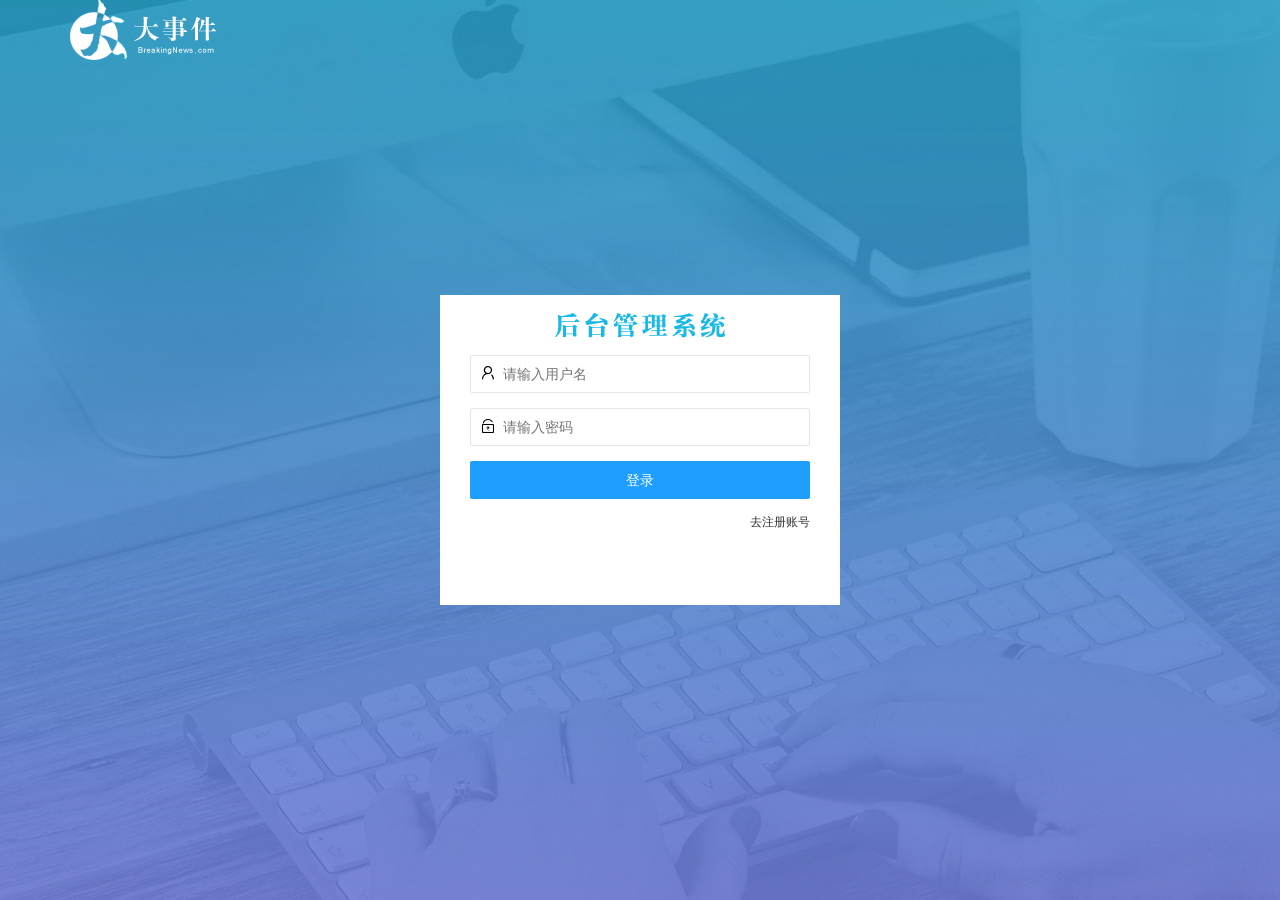
<file: login.html>
<!DOCTYPE html>
<html lang="en">

<head>
    <meta charset="UTF-8" />
    <meta http-equiv="X-UA-Compatible" content="IE=edge" />
    <meta name="viewport" content="width=device-width, initial-scale=1.0" />
    <title>大事件-登录</title>
    <!-- 导入 LayUI 样式 -->
    <link rel="stylesheet" href="./assets/lib/layui/css/layui.css" />
    <!-- 导入自定义样式 -->
    <link rel="stylesheet" href="./assets/css/login.css" />
</head>

<body>
    <!-- 头部 logo 区域 -->
    <div class="layui-main">
        <img src="/assets/images/logo.png" alt="" />
    </div>

    <!-- 登录注册区域 -->
    <div class="loginAndRegBox">
        <!-- 登录标题 -->
        <div class="title-box"></div>

        <!-- 登录 -->
        <div class="login-box">
            <form class="layui-form" id="form_login">

                <!-- 用户名 -->
                <div class="layui-form-item">
                    <i class="layui-icon layui-icon-username"></i>
                    <input type="text" name="username" required lay-verify="required" placeholder="请输入用户名"
                        autocomplete="off" class="layui-input" />
                </div>

                <!-- 密码 -->
                <div class="layui-form-item">
                    <i class="layui-icon layui-icon-password"></i>
                    <input type="password" name="password" required lay-verify="required" placeholder="请输入密码"
                        autocomplete="off" class="layui-input" />
                </div>

                <!-- 登录按钮 -->
                <div class="layui-form-item">
                    <!-- 注意：表单提交按钮和普通按钮的区别，就是 lay-submit 属性 -->
                    <button class="layui-btn layui-btn-normal layui-btn-fluid" lay-submit>
                        登录
                    </button>
                </div>
                <div class="layui-form-item link">
                    <a href="javascript:;" id="link_reg">去注册账号</a>
                </div>
            </form>
        </div>
        <!-- 注册 -->
        <div class="reg-box">
            <form class="layui-form" id="form_reg">
                <!-- 用户名 -->
                <div class="layui-form-item">
                    <i class="layui-icon layui-icon-username"></i>
                    <input type="text" name="username" required lay-verify="required" placeholder="请输入用户名"
                        autocomplete="off" class="layui-input" />
                </div>

                <!-- 密码 -->
                <div class="layui-form-item">
                    <i class="layui-icon layui-icon-password"></i>
                    <input type="password" name="password" required lay-verify="required|pwd" placeholder="请输入密码"
                        autocomplete="off" class="layui-input" />
                </div>

                <!-- 确认密码 -->
                <div class="layui-form-item">
                    <i class="layui-icon layui-icon-password"></i>
                    <input type="password" name="repassword" required lay-verify="required|pwd|repwd"
                        placeholder="再次确认密码" autocomplete="off" class="layui-input" />
                </div>

                <!-- 注册按钮 -->
                <div class="layui-form-item">
                    <!-- 注意：表单提交按钮和普通按钮的区别，就是 lay-submit 属性 -->
                    <button class="layui-btn layui-btn-normal layui-btn-fluid" lay-submit>
                        注册
                    </button>
                </div>
                <div class="layui-form-item link">
                    <a href="javascript:;" id="link_login">去登录</a>
                </div>
            </form>
        </div>
    </div>
</body>
<script src="./assets/lib/layui/layui.all.js"></script>
<script src="./assets/lib/jquery.js"></script>
<script src="./assets/js/baseAPI.js"></script>
<script src="./assets/js/login.js"></script>

</html>
</file>
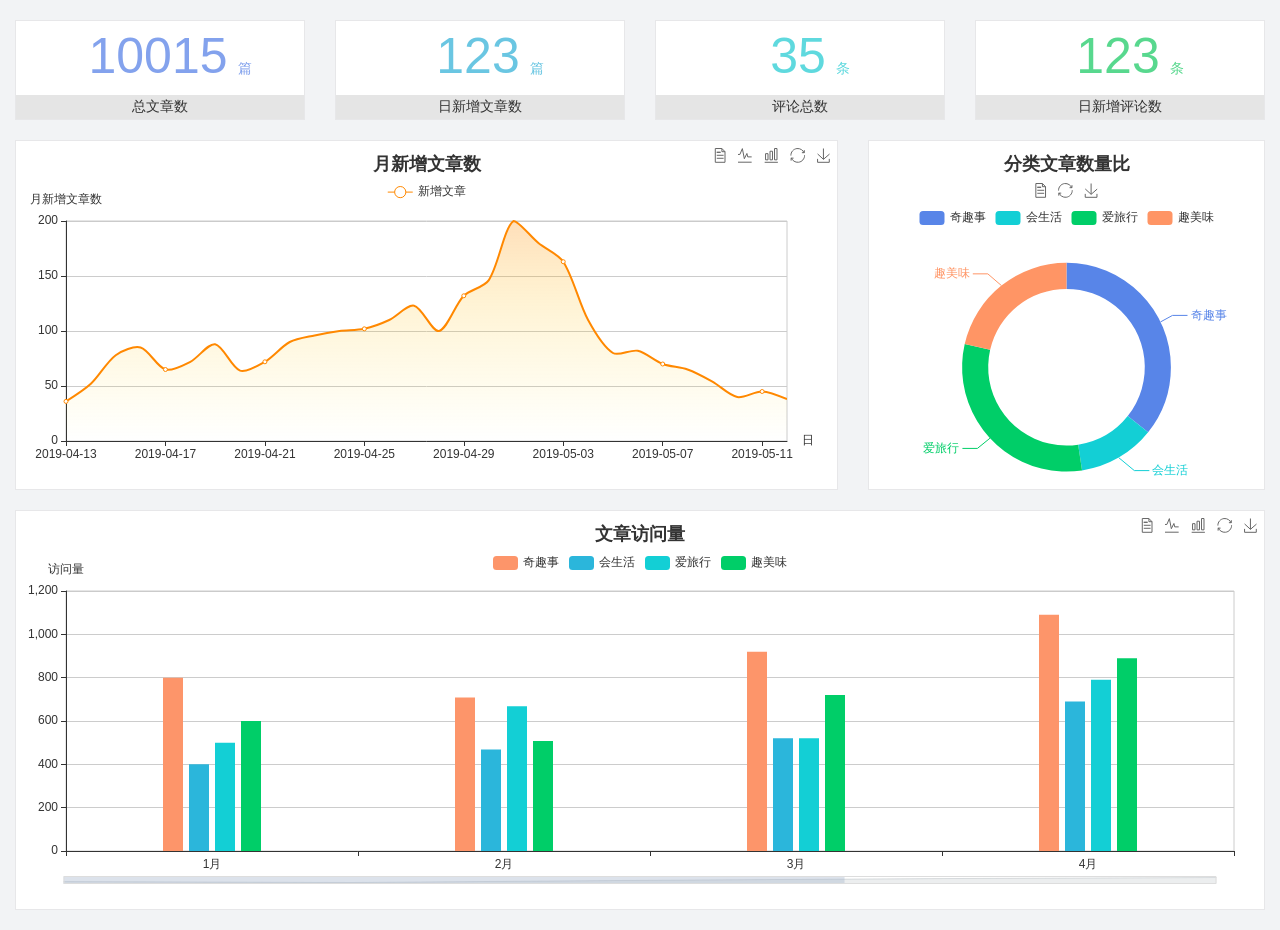
<file: home/dashboard.html>
<!DOCTYPE html>
<html lang="en">

<head>
  <meta charset="UTF-8">
  <meta name="viewport" content="width=device-width, initial-scale=1.0">
  <meta http-equiv="X-UA-Compatible" content="ie=edge">
  <title>图表统计</title>
  <link rel="stylesheet" href="../../assets/lib/bootstrap.css" />
  <link rel="stylesheet" href="../../assets/lib/main.css" />
  <script src="../../assets/lib/jquery.js"></script>
  <script type="text/javascript" src="../../assets/lib/echarts.min.js"></script>
</head>

<body>
  <div class="container-fluid">
    <div class="row spannel_list">
      <div class="col-sm-3 col-xs-6">
        <div class="spannel">
          <em>10015</em><span>篇</span>
          <b>总文章数</b>
        </div>
      </div>
      <div class="col-sm-3 col-xs-6">
        <div class="spannel scolor01">
          <em>123</em><span>篇</span>
          <b>日新增文章数</b>
        </div>
      </div>
      <div class="col-sm-3 col-xs-6">
        <div class="spannel scolor02">
          <em>35</em><span>条</span>
          <b>评论总数</b>
        </div>
      </div>
      <div class="col-sm-3 col-xs-6">
        <div class="spannel scolor03">
          <em>123</em><span>条</span>
          <b>日新增评论数</b>
        </div>
      </div>
    </div>
  </div>

  <div class="container-fluid">
    <div class="row curve-pie">
      <div class="col-lg-8 col-md-8">
        <div class="gragh_pannel" id="curve_show"></div>
      </div>
      <div class="col-lg-4 col-md-4">
        <div class="gragh_pannel" id="pie_show"></div>
      </div>
    </div>
  </div>

  <div class="container-fluid">
    <div class="column_pannel" id="column_show"></div>
  </div>

  <script>
    var oChart = echarts.init(document.getElementById('curve_show'));
    var aList_all = [
      { 'count': 36, 'date': '2019-04-13' },
      { 'count': 52, 'date': '2019-04-14' },
      { 'count': 78, 'date': '2019-04-15' },
      { 'count': 85, 'date': '2019-04-16' },
      { 'count': 65, 'date': '2019-04-17' },
      { 'count': 72, 'date': '2019-04-18' },
      { 'count': 88, 'date': '2019-04-19' },
      { 'count': 64, 'date': '2019-04-20' },
      { 'count': 72, 'date': '2019-04-21' },
      { 'count': 90, 'date': '2019-04-22' },
      { 'count': 96, 'date': '2019-04-23' },
      { 'count': 100, 'date': '2019-04-24' },
      { 'count': 102, 'date': '2019-04-25' },
      { 'count': 110, 'date': '2019-04-26' },
      { 'count': 123, 'date': '2019-04-27' },
      { 'count': 100, 'date': '2019-04-28' },
      { 'count': 132, 'date': '2019-04-29' },
      { 'count': 146, 'date': '2019-04-30' },
      { 'count': 200, 'date': '2019-05-01' },
      { 'count': 180, 'date': '2019-05-02' },
      { 'count': 163, 'date': '2019-05-03' },
      { 'count': 110, 'date': '2019-05-04' },
      { 'count': 80, 'date': '2019-05-05' },
      { 'count': 82, 'date': '2019-05-06' },
      { 'count': 70, 'date': '2019-05-07' },
      { 'count': 65, 'date': '2019-05-08' },
      { 'count': 54, 'date': '2019-05-09' },
      { 'count': 40, 'date': '2019-05-10' },
      { 'count': 45, 'date': '2019-05-11' },
      { 'count': 38, 'date': '2019-05-12' },
    ];

    let aCount = [];
    let aDate = [];

    for (var i = 0; i < aList_all.length; i++) {
      aCount.push(aList_all[i].count);
      aDate.push(aList_all[i].date);
    }

    var chartopt = {
      title: {
        text: '月新增文章数',
        left: 'center',
        top: '10'
      },
      tooltip: {
        trigger: 'axis'
      },
      legend: {
        data: ['新增文章'],
        top: '40'
      },
      toolbox: {
        show: true,
        feature: {
          mark: { show: true },
          dataView: { show: true, readOnly: false },
          magicType: { show: true, type: ['line', 'bar'] },
          restore: { show: true },
          saveAsImage: { show: true }
        }
      },
      calculable: true,
      xAxis: [
        {
          name: '日',
          type: 'category',
          boundaryGap: false,
          data: aDate
        }
      ],
      yAxis: [
        {
          name: '月新增文章数',
          type: 'value'
        }
      ],
      series: [
        {
          name: '新增文章',
          type: 'line',
          smooth: true,
          itemStyle: { normal: { areaStyle: { type: 'default' }, color: '#f80' }, lineStyle: { color: '#f80' } },
          data: aCount
        }],
      areaStyle: {
        normal: {
          color: new echarts.graphic.LinearGradient(0, 0, 0, 1, [{
            offset: 0,
            color: 'rgba(255,136,0,0.39)'
          }, {
            offset: .34,
            color: 'rgba(255,180,0,0.25)'
          }, {
            offset: 1,
            color: 'rgba(255,222,0,0.00)'
          }])

        }
      },
      grid: {
        show: true,
        x: 50,
        x2: 50,
        y: 80,
        height: 220
      }
    };

    oChart.setOption(chartopt);


    var oPie = echarts.init(document.getElementById('pie_show'));
    var oPieopt =
    {
      title: {
        top: 10,
        text: '分类文章数量比',
        x: 'center'
      },
      tooltip: {
        trigger: 'item',
        formatter: "{a} <br/>{b} : {c} ({d}%)"
      },
      color: ['#5885e8', '#13cfd5', '#00ce68', '#ff9565'],
      legend: {
        x: 'center',
        top: 65,
        data: ['奇趣事', '会生活', '爱旅行', '趣美味']
      },
      toolbox: {
        show: true,
        x: 'center',
        top: 35,
        feature: {
          mark: { show: true },
          dataView: { show: true, readOnly: false },
          magicType: {
            show: true,
            type: ['pie', 'funnel'],
            option: {
              funnel: {
                x: '25%',
                width: '50%',
                funnelAlign: 'left',
                max: 1548
              }
            }
          },
          restore: { show: true },
          saveAsImage: { show: true }
        }
      },
      calculable: true,
      series: [
        {
          name: '访问来源',
          type: 'pie',
          radius: ['45%', '60%'],
          center: ['50%', '65%'],
          data: [
            { value: 300, name: '奇趣事' },
            { value: 100, name: '会生活' },
            { value: 260, name: '爱旅行' },
            { value: 180, name: '趣美味' }
          ]
        }
      ]
    };
    oPie.setOption(oPieopt);



    var oColumn = this.echarts.init(document.getElementById('column_show'));
    var oColumnopt =
    {
      title: {
        text: '文章访问量',
        left: 'center',
        top: '10'
      },
      tooltip: {
        trigger: 'axis'
      },
      legend: {
        data: ['奇趣事', '会生活', '爱旅行', '趣美味'],
        top: '40'
      },
      toolbox: {
        show: true,
        feature: {
          mark: { show: true },
          dataView: { show: true, readOnly: false },
          magicType: { show: true, type: ['line', 'bar'] },
          restore: { show: true },
          saveAsImage: { show: true }
        }
      },
      calculable: true,
      xAxis: [
        {
          type: 'category',
          data: ['1月', '2月', '3月', '4月', '5月']
        }
      ],
      yAxis: [
        {
          name: '访问量',
          type: 'value'
        }
      ],
      series: [
        {
          name: '奇趣事',
          type: 'bar',
          barWidth: 20,
          itemStyle: {
            normal: { areaStyle: { type: 'default' }, color: '#fd956a' }
          },
          data: [800, 708, 920, 1090, 1200]
        },
        {
          name: '会生活',
          type: 'bar',
          barWidth: 20,
          itemStyle: {
            normal: { areaStyle: { type: 'default' }, color: '#2bb6db' }
          },
          data: [400, 468, 520, 690, 800]
        },
        {
          name: '爱旅行',
          type: 'bar',
          barWidth: 20,
          itemStyle: {
            normal: { areaStyle: { type: 'default' }, color: '#13cfd5' }
          },
          data: [500, 668, 520, 790, 900]
        },
        {
          name: '趣美味',
          type: 'bar',
          barWidth: 20,
          itemStyle: {
            normal: { areaStyle: { type: 'default' }, color: '#00ce68' }
          },
          data: [600, 508, 720, 890, 1000]
        }
      ],
      grid: {
        show: true,
        x: 50,
        x2: 30,
        y: 80,
        height: 260
      },
      dataZoom: [//给x轴设置滚动条
        {
          start: 0,//默认为0
          end: 100 - 1000 / 31,//默认为100
          type: 'slider',
          show: true,
          xAxisIndex: [0],
          handleSize: 0,//滑动条的 左右2个滑动条的大小
          height: 8,//组件高度
          left: 45, //左边的距离
          right: 50,//右边的距离
          bottom: 26,//右边的距离
          handleColor: '#ddd',//h滑动图标的颜色
          handleStyle: {
            borderColor: "#cacaca",
            borderWidth: "1",
            shadowBlur: 2,
            background: "#ddd",
            shadowColor: "#ddd",
          }
        }]
    };
    oColumn.setOption(oColumnopt);
  </script>
</body>

</html>
</file>
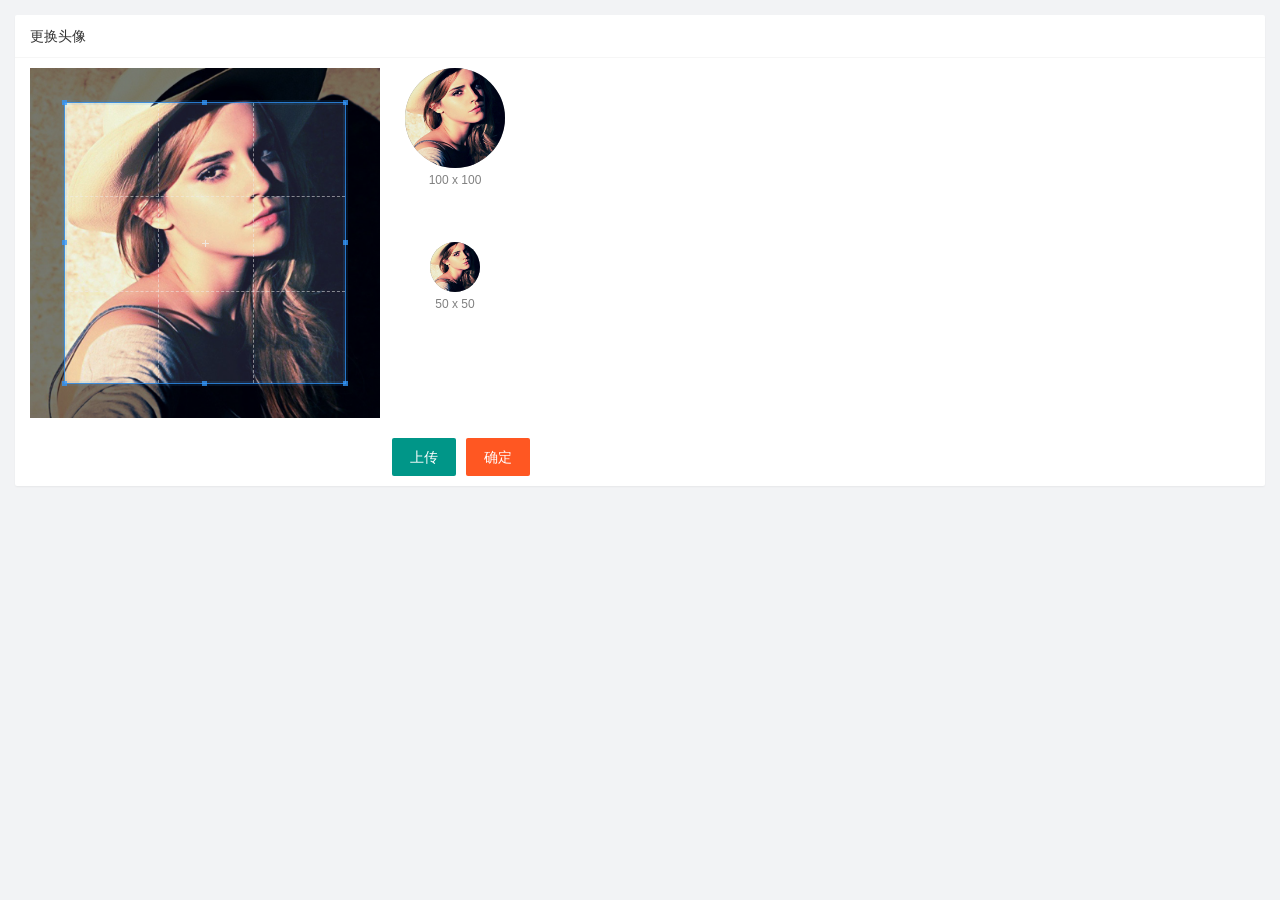
<file: user/user_avatar.html>
<!DOCTYPE html>
<html lang="en">

<head>
    <meta charset="UTF-8" />
    <meta http-equiv="X-UA-Compatible" content="IE=edge" />
    <meta name="viewport" content="width=device-width, initial-scale=1.0" />
    <title>Document</title>
    <link rel="stylesheet" href="/assets/lib/layui/css/layui.css" />
    <link rel="stylesheet" href="/assets/lib/cropper/cropper.css" />
    <link rel="stylesheet" href="/assets/css/user/user_avatar.css" />

</head>

<body>
    <div class="layui-card">
        <div class="layui-card-header">更换头像</div>
        <div class="layui-card-body">
            <!-- 第一行的图片裁剪和预览区域 -->
            <div class="row1">
                <!-- 图片裁剪区域 -->
                <div class="cropper-box">
                    <!-- 这个 img 标签很重要，将来会把它初始化为裁剪区域 -->
                    <img id="image" src="/assets/images/sample.jpg" />
                </div>
                <!-- 图片的预览区域 -->
                <div class="preview-box">
                    <div>
                        <!-- 宽高为 100px 的预览区域 -->
                        <div class="img-preview w100"></div>
                        <p class="size">100 x 100</p>
                    </div>
                    <div>
                        <!-- 宽高为 50px 的预览区域 -->
                        <div class="img-preview w50"></div>
                        <p class="size">50 x 50</p>
                    </div>
                </div>
            </div>
            <!-- 第二行的按钮区域 -->
            <div class="row2">
                <input type="file" id="file" accept="image/png,image/jpeg" />
                <button type="button" class="layui-btn" id="btnChooseImage">上传</button>
                <button type="button" class="layui-btn layui-btn-danger" id="btnUpload">确定</button>
            </div>
        </div>
    </div>
    <script src="/assets/lib/layui/layui.all.js"></script>
    <script src="/assets/lib/jquery.js"></script>
    <script src="/assets/lib/cropper/Cropper.js"></script>
    <script src="/assets/lib/cropper/jquery-cropper.js"></script>
    <script src="/assets/js/baseAPI.js"></script>
    <script src="/assets/js/user/user_avatar.js"></script>
</body>

</html>
</file>
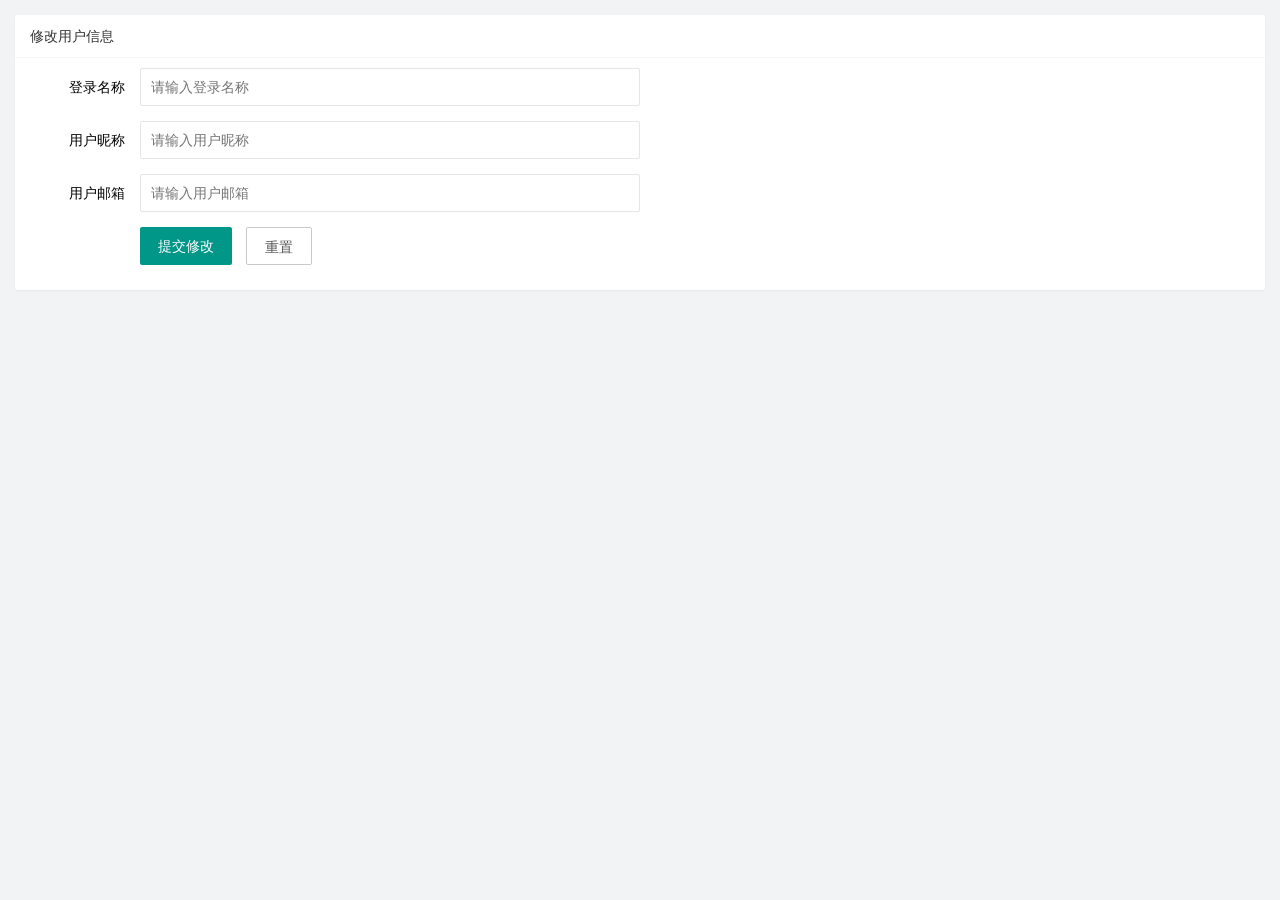
<file: user/user_info.html>
<!DOCTYPE html>
<html lang="en">

<head>
    <meta charset="UTF-8" />
    <meta http-equiv="X-UA-Compatible" content="IE=edge" />
    <meta name="viewport" content="width=device-width, initial-scale=1.0" />
    <title>Document</title>
    <link rel="stylesheet" href="/assets/lib/layui/css/layui.css">
    <link rel="stylesheet" href="/assets/css/user/user_info.css" />
</head>

<body>
    <div class="layui-card">
        <div class="layui-card-header">修改用户信息</div>
        <div class="layui-card-body">
            <!-- form 表单 -->
            <form class="layui-form" lay-filter="initUserInfo">
                <!-- 隐藏域 -->
                <input type="hidden" name="id">

                <div class="layui-form-item">
                    <label class="layui-form-label">登录名称</label>
                    <div class="layui-input-block">
                        <input type="text" name="username" required readonly lay-verify="required" placeholder="请输入登录名称"
                            autocomplete="off" class="layui-input" />
                    </div>
                </div>
                <div class="layui-form-item">
                    <label class="layui-form-label">用户昵称</label>
                    <div class="layui-input-block">
                        <input type="text" name="nickname" required lay-verify="required|nickname" placeholder="请输入用户昵称"
                            autocomplete="off" class="layui-input" />
                    </div>
                </div>
                <div class="layui-form-item">
                    <label class="layui-form-label">用户邮箱</label>
                    <div class="layui-input-block">
                        <input type="text" name="email" required lay-verify="required|email" placeholder="请输入用户邮箱"
                            autocomplete="off" class="layui-input" />
                    </div>
                </div>
                <div class="layui-form-item">
                    <div class="layui-input-block">
                        <button class="layui-btn" lay-submit lay-filter="formDemo">提交修改</button>
                        <button type="reset" class="layui-btn layui-btn-primary" id="btnReset">重置</button>
                    </div>
                </div>
            </form>
        </div>
    </div>

    <script src="/assets/lib/layui/layui.all.js"></script>
    <script src="/assets/lib/jquery.js"></script>
    <script src="/assets/js/baseAPI.js"></script>
    <script src="/assets/js/user/user_info.js"></script>
</body>

</html>
</file>
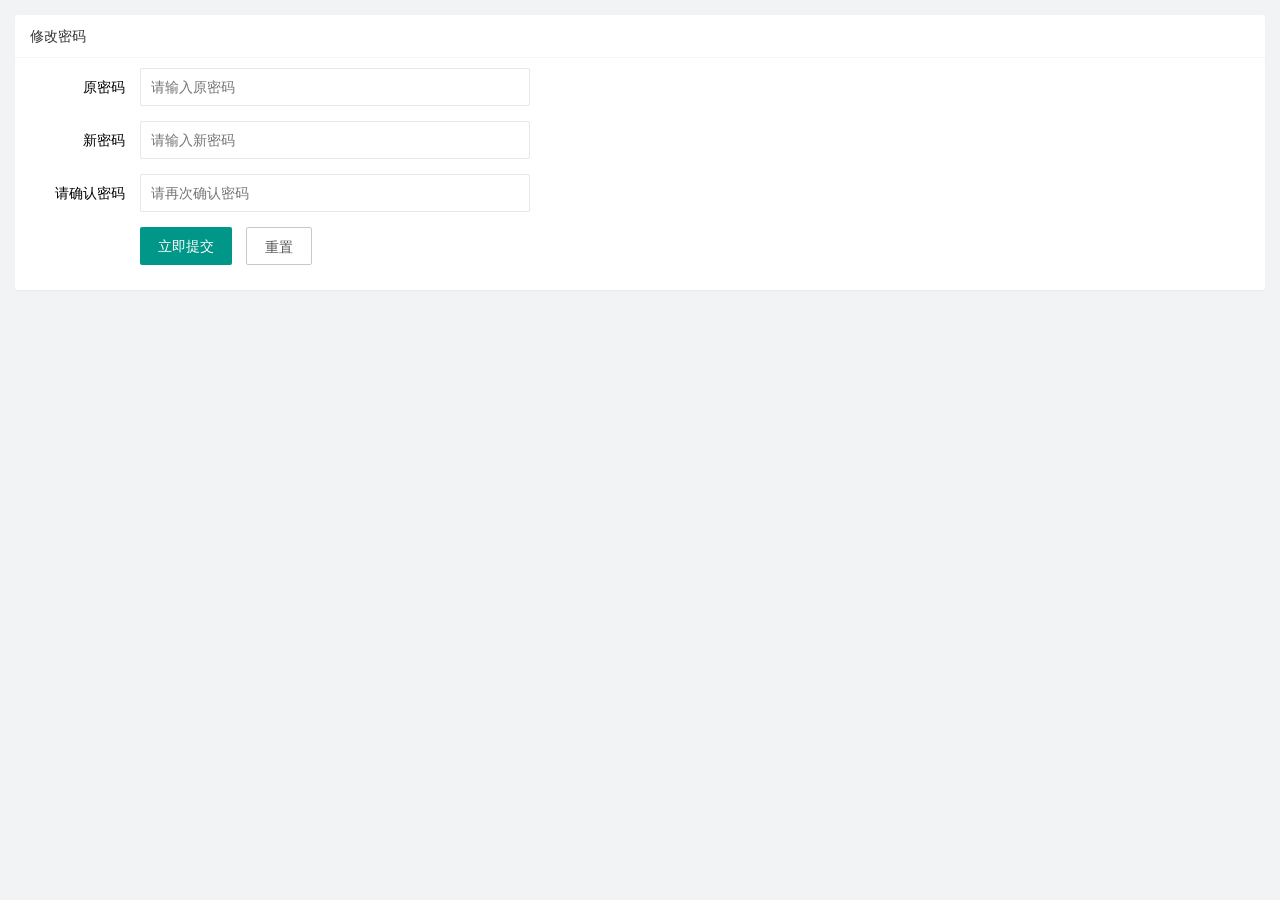
<file: user/user_pwd.html>
<!DOCTYPE html>
<html lang="en">

<head>
    <meta charset="UTF-8" />
    <meta http-equiv="X-UA-Compatible" content="IE=edge" />
    <meta name="viewport" content="width=device-width, initial-scale=1.0" />
    <title>Document</title>
    <link rel="stylesheet" href="/assets/lib/layui/css/layui.css" />
    <link rel="stylesheet" href="/assets/css/user/user_pwd.css" />
</head>

<body>
    <div class="layui-card">
        <div class="layui-card-header">修改密码</div>
        <div class="layui-card-body">
            <form class="layui-form" action="">
                <div class="layui-form-item">
                    <label class="layui-form-label">原密码</label>
                    <div class="layui-input-block">
                        <input type="password" name="oldPwd" required lay-verify="required|pwd" placeholder="请输入原密码"
                            autocomplete="off" class="layui-input" />
                    </div>
                </div>
                <div class="layui-form-item">
                    <label class="layui-form-label">新密码</label>
                    <div class="layui-input-block">
                        <input type="password" name="newPwd" required lay-verify="required|pwd|samePwd"
                            placeholder="请输入新密码" autocomplete="off" class="layui-input" />
                    </div>
                </div>
                <div class="layui-form-item">
                    <label class="layui-form-label">请确认密码</label>
                    <div class="layui-input-block">
                        <input type="password" name="rePwd" required lay-verify="required|pwd|rePwd"
                            placeholder="请再次确认密码" autocomplete="off" class="layui-input" />
                    </div>
                </div>
                <div class="layui-form-item">
                    <div class="layui-input-block">
                        <button class="layui-btn" lay-submit lay-filter="formDemo">
                            立即提交
                        </button>
                        <button type="reset" class="layui-btn layui-btn-primary">
                            重置
                        </button>
                    </div>
                </div>
            </form>
        </div>
    </div>

    <!-- 导入 layui 的 js -->
    <script src="/assets/lib/layui/layui.all.js"></script>
    <!-- 导入 jQuery -->
    <script src="/assets/lib/jquery.js"></script>
    <!-- 导入 baseAPI -->
    <script src="/assets/js/baseAPI.js"></script>
    <!-- 导入自己的 js -->
    <script src="/assets/js/user/user_pwd.js"></script>
</body>

</html>
</file>
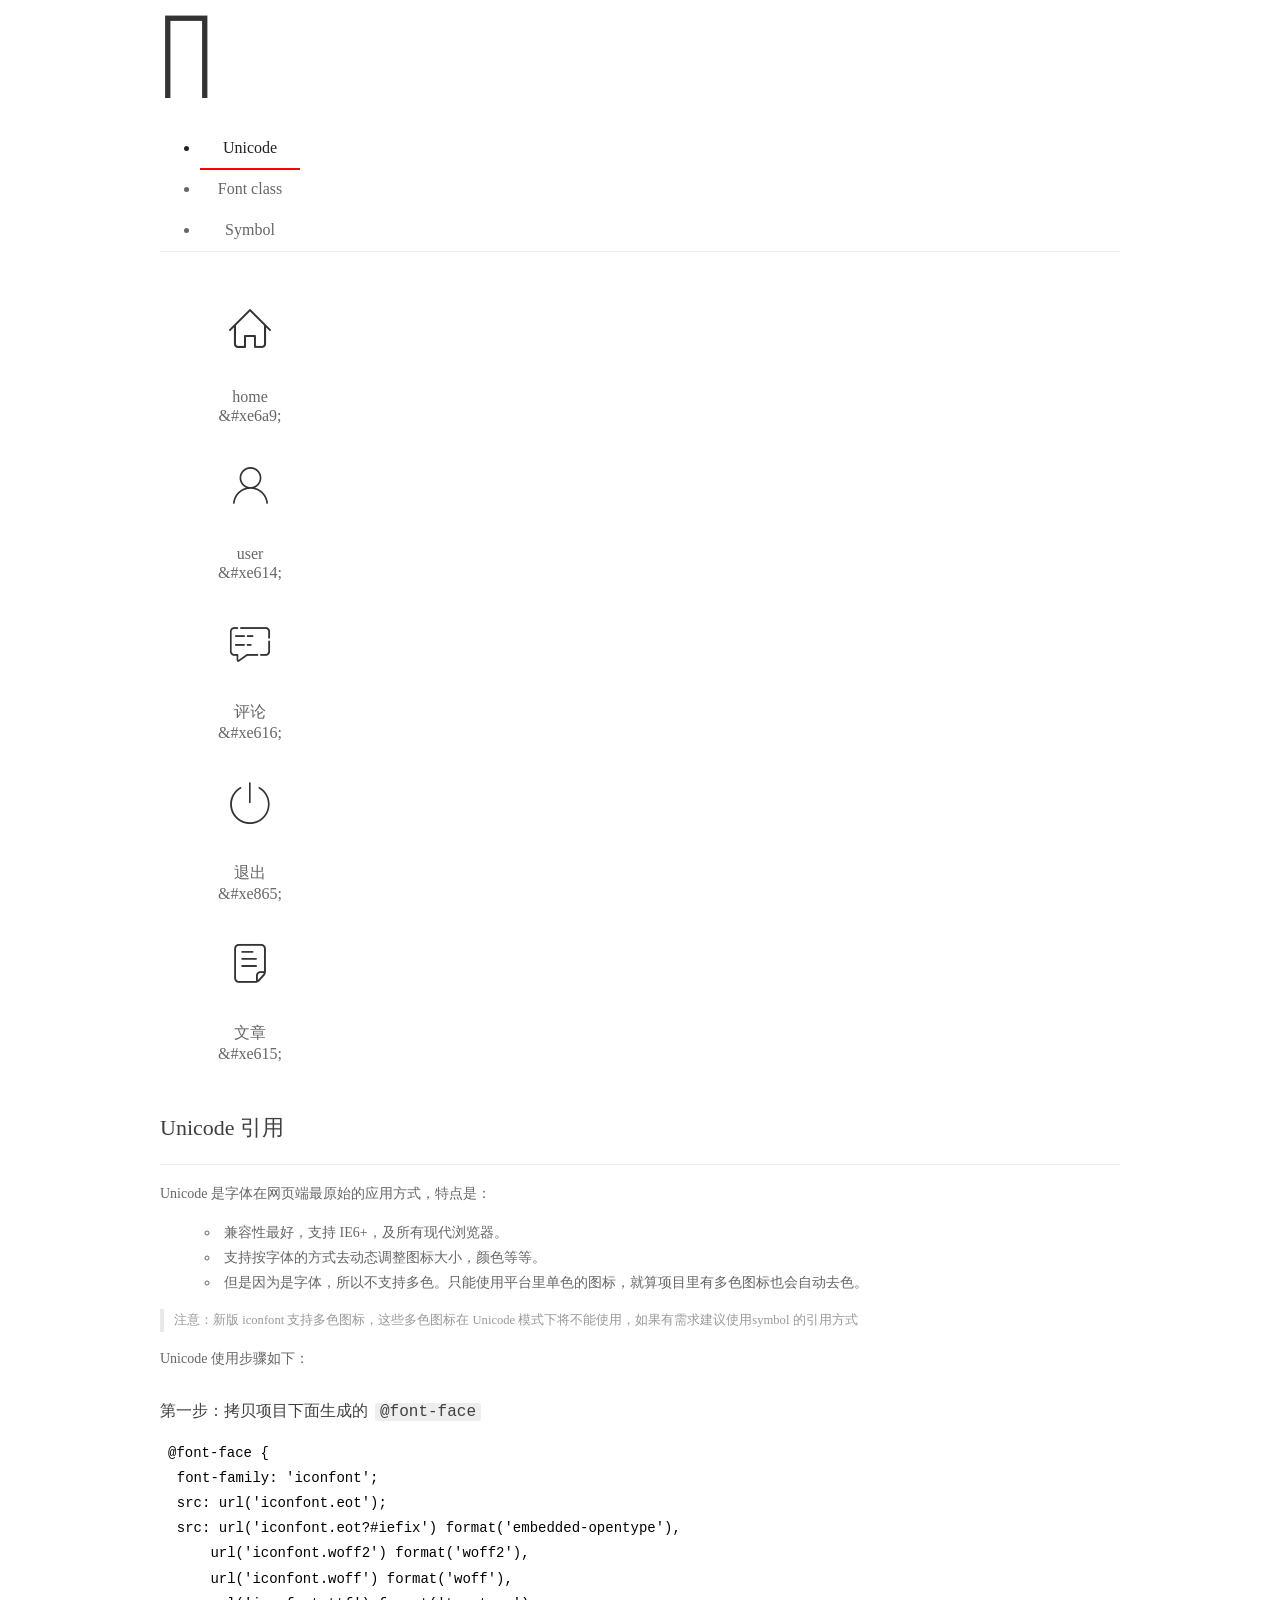
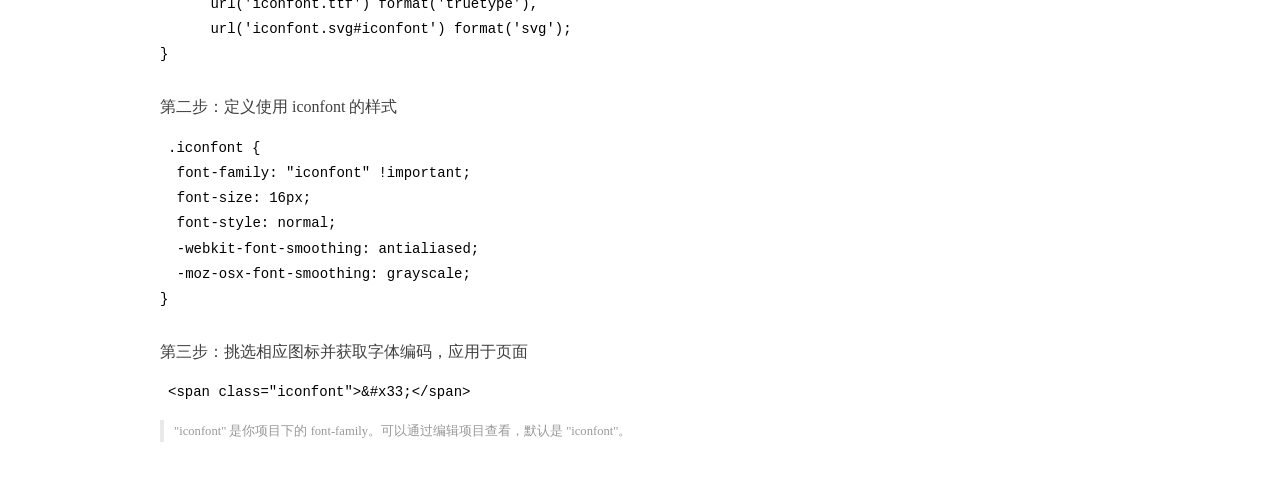
<file: assets/fonts/demo_index.html>
<!DOCTYPE html>
<html>
<head>
  <meta charset="utf-8"/>
  <title>IconFont Demo</title>
  <link rel="shortcut icon" href="https://gtms04.alicdn.com/tps/i4/TB1_oz6GVXXXXaFXpXXJDFnIXXX-64-64.ico" type="image/x-icon"/>
  <link rel="stylesheet" href="https://g.alicdn.com/thx/cube/1.3.2/cube.min.css">
  <link rel="stylesheet" href="demo.css">
  <link rel="stylesheet" href="iconfont.css">
  <script src="iconfont.js"></script>
  <!-- jQuery -->
  <script src="https://a1.alicdn.com/oss/uploads/2018/12/26/7bfddb60-08e8-11e9-9b04-53e73bb6408b.js"></script>
  <!-- 代码高亮 -->
  <script src="https://a1.alicdn.com/oss/uploads/2018/12/26/a3f714d0-08e6-11e9-8a15-ebf944d7534c.js"></script>
</head>
<body>
  <div class="main">
    <h1 class="logo"><a href="https://www.iconfont.cn/" title="iconfont 首页" target="_blank">&#xe86b;</a></h1>
    <div class="nav-tabs">
      <ul id="tabs" class="dib-box">
        <li class="dib active"><span>Unicode</span></li>
        <li class="dib"><span>Font class</span></li>
        <li class="dib"><span>Symbol</span></li>
      </ul>
      
    </div>
    <div class="tab-container">
      <div class="content unicode" style="display: block;">
          <ul class="icon_lists dib-box">
          
            <li class="dib">
              <span class="icon iconfont">&#xe6a9;</span>
                <div class="name">home</div>
                <div class="code-name">&amp;#xe6a9;</div>
              </li>
          
            <li class="dib">
              <span class="icon iconfont">&#xe614;</span>
                <div class="name">user</div>
                <div class="code-name">&amp;#xe614;</div>
              </li>
          
            <li class="dib">
              <span class="icon iconfont">&#xe616;</span>
                <div class="name">评论</div>
                <div class="code-name">&amp;#xe616;</div>
              </li>
          
            <li class="dib">
              <span class="icon iconfont">&#xe865;</span>
                <div class="name">退出</div>
                <div class="code-name">&amp;#xe865;</div>
              </li>
          
            <li class="dib">
              <span class="icon iconfont">&#xe615;</span>
                <div class="name">文章</div>
                <div class="code-name">&amp;#xe615;</div>
              </li>
          
          </ul>
          <div class="article markdown">
          <h2 id="unicode-">Unicode 引用</h2>
          <hr>

          <p>Unicode 是字体在网页端最原始的应用方式，特点是：</p>
          <ul>
            <li>兼容性最好，支持 IE6+，及所有现代浏览器。</li>
            <li>支持按字体的方式去动态调整图标大小，颜色等等。</li>
            <li>但是因为是字体，所以不支持多色。只能使用平台里单色的图标，就算项目里有多色图标也会自动去色。</li>
          </ul>
          <blockquote>
            <p>注意：新版 iconfont 支持多色图标，这些多色图标在 Unicode 模式下将不能使用，如果有需求建议使用symbol 的引用方式</p>
          </blockquote>
          <p>Unicode 使用步骤如下：</p>
          <h3 id="-font-face">第一步：拷贝项目下面生成的 <code>@font-face</code></h3>
<pre><code class="language-css"
>@font-face {
  font-family: 'iconfont';
  src: url('iconfont.eot');
  src: url('iconfont.eot?#iefix') format('embedded-opentype'),
      url('iconfont.woff2') format('woff2'),
      url('iconfont.woff') format('woff'),
      url('iconfont.ttf') format('truetype'),
      url('iconfont.svg#iconfont') format('svg');
}
</code></pre>
          <h3 id="-iconfont-">第二步：定义使用 iconfont 的样式</h3>
<pre><code class="language-css"
>.iconfont {
  font-family: "iconfont" !important;
  font-size: 16px;
  font-style: normal;
  -webkit-font-smoothing: antialiased;
  -moz-osx-font-smoothing: grayscale;
}
</code></pre>
          <h3 id="-">第三步：挑选相应图标并获取字体编码，应用于页面</h3>
<pre>
<code class="language-html"
>&lt;span class="iconfont"&gt;&amp;#x33;&lt;/span&gt;
</code></pre>
          <blockquote>
            <p>"iconfont" 是你项目下的 font-family。可以通过编辑项目查看，默认是 "iconfont"。</p>
          </blockquote>
          </div>
      </div>
      <div class="content font-class">
        <ul class="icon_lists dib-box">
          
          <li class="dib">
            <span class="icon iconfont icon-home"></span>
            <div class="name">
              home
            </div>
            <div class="code-name">.icon-home
            </div>
          </li>
          
          <li class="dib">
            <span class="icon iconfont icon-user"></span>
            <div class="name">
              user
            </div>
            <div class="code-name">.icon-user
            </div>
          </li>
          
          <li class="dib">
            <span class="icon iconfont icon-pinglun"></span>
            <div class="name">
              评论
            </div>
            <div class="code-name">.icon-pinglun
            </div>
          </li>
          
          <li class="dib">
            <span class="icon iconfont icon-tuichu"></span>
            <div class="name">
              退出
            </div>
            <div class="code-name">.icon-tuichu
            </div>
          </li>
          
          <li class="dib">
            <span class="icon iconfont icon-16"></span>
            <div class="name">
              文章
            </div>
            <div class="code-name">.icon-16
            </div>
          </li>
          
        </ul>
        <div class="article markdown">
        <h2 id="font-class-">font-class 引用</h2>
        <hr>

        <p>font-class 是 Unicode 使用方式的一种变种，主要是解决 Unicode 书写不直观，语意不明确的问题。</p>
        <p>与 Unicode 使用方式相比，具有如下特点：</p>
        <ul>
          <li>兼容性良好，支持 IE8+，及所有现代浏览器。</li>
          <li>相比于 Unicode 语意明确，书写更直观。可以很容易分辨这个 icon 是什么。</li>
          <li>因为使用 class 来定义图标，所以当要替换图标时，只需要修改 class 里面的 Unicode 引用。</li>
          <li>不过因为本质上还是使用的字体，所以多色图标还是不支持的。</li>
        </ul>
        <p>使用步骤如下：</p>
        <h3 id="-fontclass-">第一步：引入项目下面生成的 fontclass 代码：</h3>
<pre><code class="language-html">&lt;link rel="stylesheet" href="./iconfont.css"&gt;
</code></pre>
        <h3 id="-">第二步：挑选相应图标并获取类名，应用于页面：</h3>
<pre><code class="language-html">&lt;span class="iconfont icon-xxx"&gt;&lt;/span&gt;
</code></pre>
        <blockquote>
          <p>"
            iconfont" 是你项目下的 font-family。可以通过编辑项目查看，默认是 "iconfont"。</p>
        </blockquote>
      </div>
      </div>
      <div class="content symbol">
          <ul class="icon_lists dib-box">
          
            <li class="dib">
                <svg class="icon svg-icon" aria-hidden="true">
                  <use xlink:href="#icon-home"></use>
                </svg>
                <div class="name">home</div>
                <div class="code-name">#icon-home</div>
            </li>
          
            <li class="dib">
                <svg class="icon svg-icon" aria-hidden="true">
                  <use xlink:href="#icon-user"></use>
                </svg>
                <div class="name">user</div>
                <div class="code-name">#icon-user</div>
            </li>
          
            <li class="dib">
                <svg class="icon svg-icon" aria-hidden="true">
                  <use xlink:href="#icon-pinglun"></use>
                </svg>
                <div class="name">评论</div>
                <div class="code-name">#icon-pinglun</div>
            </li>
          
            <li class="dib">
                <svg class="icon svg-icon" aria-hidden="true">
                  <use xlink:href="#icon-tuichu"></use>
                </svg>
                <div class="name">退出</div>
                <div class="code-name">#icon-tuichu</div>
            </li>
          
            <li class="dib">
                <svg class="icon svg-icon" aria-hidden="true">
                  <use xlink:href="#icon-16"></use>
                </svg>
                <div class="name">文章</div>
                <div class="code-name">#icon-16</div>
            </li>
          
          </ul>
          <div class="article markdown">
          <h2 id="symbol-">Symbol 引用</h2>
          <hr>

          <p>这是一种全新的使用方式，应该说这才是未来的主流，也是平台目前推荐的用法。相关介绍可以参考这篇<a href="">文章</a>
            这种用法其实是做了一个 SVG 的集合，与另外两种相比具有如下特点：</p>
          <ul>
            <li>支持多色图标了，不再受单色限制。</li>
            <li>通过一些技巧，支持像字体那样，通过 <code>font-size</code>, <code>color</code> 来调整样式。</li>
            <li>兼容性较差，支持 IE9+，及现代浏览器。</li>
            <li>浏览器渲染 SVG 的性能一般，还不如 png。</li>
          </ul>
          <p>使用步骤如下：</p>
          <h3 id="-symbol-">第一步：引入项目下面生成的 symbol 代码：</h3>
<pre><code class="language-html">&lt;script src="./iconfont.js"&gt;&lt;/script&gt;
</code></pre>
          <h3 id="-css-">第二步：加入通用 CSS 代码（引入一次就行）：</h3>
<pre><code class="language-html">&lt;style&gt;
.icon {
  width: 1em;
  height: 1em;
  vertical-align: -0.15em;
  fill: currentColor;
  overflow: hidden;
}
&lt;/style&gt;
</code></pre>
          <h3 id="-">第三步：挑选相应图标并获取类名，应用于页面：</h3>
<pre><code class="language-html">&lt;svg class="icon" aria-hidden="true"&gt;
  &lt;use xlink:href="#icon-xxx"&gt;&lt;/use&gt;
&lt;/svg&gt;
</code></pre>
          </div>
      </div>

    </div>
  </div>
  <script>
  $(document).ready(function () {
      $('.tab-container .content:first').show()

      $('#tabs li').click(function (e) {
        var tabContent = $('.tab-container .content')
        var index = $(this).index()

        if ($(this).hasClass('active')) {
          return
        } else {
          $('#tabs li').removeClass('active')
          $(this).addClass('active')

          tabContent.hide().eq(index).fadeIn()
        }
      })
    })
  </script>
</body>
</html>
</file>
<file: assets/lib/layui/css/layui.css>
/** layui-v2.5.5 MIT License By https://www.layui.com */
 .layui-inline,img{display:inline-block;vertical-align:middle}h1,h2,h3,h4,h5,h6{font-weight:400}.layui-edge,.layui-header,.layui-inline,.layui-main{position:relative}.layui-body,.layui-edge,.layui-elip{overflow:hidden}.layui-btn,.layui-edge,.layui-inline,img{vertical-align:middle}.layui-btn,.layui-disabled,.layui-icon,.layui-unselect{-moz-user-select:none;-webkit-user-select:none;-ms-user-select:none}.layui-elip,.layui-form-checkbox span,.layui-form-pane .layui-form-label{text-overflow:ellipsis;white-space:nowrap}.layui-breadcrumb,.layui-tree-btnGroup{visibility:hidden}blockquote,body,button,dd,div,dl,dt,form,h1,h2,h3,h4,h5,h6,input,li,ol,p,pre,td,textarea,th,ul{margin:0;padding:0;-webkit-tap-highlight-color:rgba(0,0,0,0)}a:active,a:hover{outline:0}img{border:none}li{list-style:none}table{border-collapse:collapse;border-spacing:0}h4,h5,h6{font-size:100%}button,input,optgroup,option,select,textarea{font-family:inherit;font-size:inherit;font-style:inherit;font-weight:inherit;outline:0}pre{white-space:pre-wrap;white-space:-moz-pre-wrap;white-space:-pre-wrap;white-space:-o-pre-wrap;word-wrap:break-word}body{line-height:24px;font:14px Helvetica Neue,Helvetica,PingFang SC,Tahoma,Arial,sans-serif}hr{height:1px;margin:10px 0;border:0;clear:both}a{color:#333;text-decoration:none}a:hover{color:#777}a cite{font-style:normal;*cursor:pointer}.layui-border-box,.layui-border-box *{box-sizing:border-box}.layui-box,.layui-box *{box-sizing:content-box}.layui-clear{clear:both;*zoom:1}.layui-clear:after{content:'\20';clear:both;*zoom:1;display:block;height:0}.layui-inline{*display:inline;*zoom:1}.layui-edge{display:inline-block;width:0;height:0;border-width:6px;border-style:dashed;border-color:transparent}.layui-edge-top{top:-4px;border-bottom-color:#999;border-bottom-style:solid}.layui-edge-right{border-left-color:#999;border-left-style:solid}.layui-edge-bottom{top:2px;border-top-color:#999;border-top-style:solid}.layui-edge-left{border-right-color:#999;border-right-style:solid}.layui-disabled,.layui-disabled:hover{color:#d2d2d2!important;cursor:not-allowed!important}.layui-circle{border-radius:100%}.layui-show{display:block!important}.layui-hide{display:none!important}@font-face{font-family:layui-icon;src:url(../font/iconfont.eot?v=250);src:url(../font/iconfont.eot?v=250#iefix) format('embedded-opentype'),url(../font/iconfont.woff2?v=250) format('woff2'),url(../font/iconfont.woff?v=250) format('woff'),url(../font/iconfont.ttf?v=250) format('truetype'),url(../font/iconfont.svg?v=250#layui-icon) format('svg')}.layui-icon{font-family:layui-icon!important;font-size:16px;font-style:normal;-webkit-font-smoothing:antialiased;-moz-osx-font-smoothing:grayscale}.layui-icon-reply-fill:before{content:"\e611"}.layui-icon-set-fill:before{content:"\e614"}.layui-icon-menu-fill:before{content:"\e60f"}.layui-icon-search:before{content:"\e615"}.layui-icon-share:before{content:"\e641"}.layui-icon-set-sm:before{content:"\e620"}.layui-icon-engine:before{content:"\e628"}.layui-icon-close:before{content:"\1006"}.layui-icon-close-fill:before{content:"\1007"}.layui-icon-chart-screen:before{content:"\e629"}.layui-icon-star:before{content:"\e600"}.layui-icon-circle-dot:before{content:"\e617"}.layui-icon-chat:before{content:"\e606"}.layui-icon-release:before{content:"\e609"}.layui-icon-list:before{content:"\e60a"}.layui-icon-chart:before{content:"\e62c"}.layui-icon-ok-circle:before{content:"\1005"}.layui-icon-layim-theme:before{content:"\e61b"}.layui-icon-table:before{content:"\e62d"}.layui-icon-right:before{content:"\e602"}.layui-icon-left:before{content:"\e603"}.layui-icon-cart-simple:before{content:"\e698"}.layui-icon-face-cry:before{content:"\e69c"}.layui-icon-face-smile:before{content:"\e6af"}.layui-icon-survey:before{content:"\e6b2"}.layui-icon-tree:before{content:"\e62e"}.layui-icon-upload-circle:before{content:"\e62f"}.layui-icon-add-circle:before{content:"\e61f"}.layui-icon-download-circle:before{content:"\e601"}.layui-icon-templeate-1:before{content:"\e630"}.layui-icon-util:before{content:"\e631"}.layui-icon-face-surprised:before{content:"\e664"}.layui-icon-edit:before{content:"\e642"}.layui-icon-speaker:before{content:"\e645"}.layui-icon-down:before{content:"\e61a"}.layui-icon-file:before{content:"\e621"}.layui-icon-layouts:before{content:"\e632"}.layui-icon-rate-half:before{content:"\e6c9"}.layui-icon-add-circle-fine:before{content:"\e608"}.layui-icon-prev-circle:before{content:"\e633"}.layui-icon-read:before{content:"\e705"}.layui-icon-404:before{content:"\e61c"}.layui-icon-carousel:before{content:"\e634"}.layui-icon-help:before{content:"\e607"}.layui-icon-code-circle:before{content:"\e635"}.layui-icon-water:before{content:"\e636"}.layui-icon-username:before{content:"\e66f"}.layui-icon-find-fill:before{content:"\e670"}.layui-icon-about:before{content:"\e60b"}.layui-icon-location:before{content:"\e715"}.layui-icon-up:before{content:"\e619"}.layui-icon-pause:before{content:"\e651"}.layui-icon-date:before{content:"\e637"}.layui-icon-layim-uploadfile:before{content:"\e61d"}.layui-icon-delete:before{content:"\e640"}.layui-icon-play:before{content:"\e652"}.layui-icon-top:before{content:"\e604"}.layui-icon-friends:before{content:"\e612"}.layui-icon-refresh-3:before{content:"\e9aa"}.layui-icon-ok:before{content:"\e605"}.layui-icon-layer:before{content:"\e638"}.layui-icon-face-smile-fine:before{content:"\e60c"}.layui-icon-dollar:before{content:"\e659"}.layui-icon-group:before{content:"\e613"}.layui-icon-layim-download:before{content:"\e61e"}.layui-icon-picture-fine:before{content:"\e60d"}.layui-icon-link:before{content:"\e64c"}.layui-icon-diamond:before{content:"\e735"}.layui-icon-log:before{content:"\e60e"}.layui-icon-rate-solid:before{content:"\e67a"}.layui-icon-fonts-del:before{content:"\e64f"}.layui-icon-unlink:before{content:"\e64d"}.layui-icon-fonts-clear:before{content:"\e639"}.layui-icon-triangle-r:before{content:"\e623"}.layui-icon-circle:before{content:"\e63f"}.layui-icon-radio:before{content:"\e643"}.layui-icon-align-center:before{content:"\e647"}.layui-icon-align-right:before{content:"\e648"}.layui-icon-align-left:before{content:"\e649"}.layui-icon-loading-1:before{content:"\e63e"}.layui-icon-return:before{content:"\e65c"}.layui-icon-fonts-strong:before{content:"\e62b"}.layui-icon-upload:before{content:"\e67c"}.layui-icon-dialogue:before{content:"\e63a"}.layui-icon-video:before{content:"\e6ed"}.layui-icon-headset:before{content:"\e6fc"}.layui-icon-cellphone-fine:before{content:"\e63b"}.layui-icon-add-1:before{content:"\e654"}.layui-icon-face-smile-b:before{content:"\e650"}.layui-icon-fonts-html:before{content:"\e64b"}.layui-icon-form:before{content:"\e63c"}.layui-icon-cart:before{content:"\e657"}.layui-icon-camera-fill:before{content:"\e65d"}.layui-icon-tabs:before{content:"\e62a"}.layui-icon-fonts-code:before{content:"\e64e"}.layui-icon-fire:before{content:"\e756"}.layui-icon-set:before{content:"\e716"}.layui-icon-fonts-u:before{content:"\e646"}.layui-icon-triangle-d:before{content:"\e625"}.layui-icon-tips:before{content:"\e702"}.layui-icon-picture:before{content:"\e64a"}.layui-icon-more-vertical:before{content:"\e671"}.layui-icon-flag:before{content:"\e66c"}.layui-icon-loading:before{content:"\e63d"}.layui-icon-fonts-i:before{content:"\e644"}.layui-icon-refresh-1:before{content:"\e666"}.layui-icon-rmb:before{content:"\e65e"}.layui-icon-home:before{content:"\e68e"}.layui-icon-user:before{content:"\e770"}.layui-icon-notice:before{content:"\e667"}.layui-icon-login-weibo:before{content:"\e675"}.layui-icon-voice:before{content:"\e688"}.layui-icon-upload-drag:before{content:"\e681"}.layui-icon-login-qq:before{content:"\e676"}.layui-icon-snowflake:before{content:"\e6b1"}.layui-icon-file-b:before{content:"\e655"}.layui-icon-template:before{content:"\e663"}.layui-icon-auz:before{content:"\e672"}.layui-icon-console:before{content:"\e665"}.layui-icon-app:before{content:"\e653"}.layui-icon-prev:before{content:"\e65a"}.layui-icon-website:before{content:"\e7ae"}.layui-icon-next:before{content:"\e65b"}.layui-icon-component:before{content:"\e857"}.layui-icon-more:before{content:"\e65f"}.layui-icon-login-wechat:before{content:"\e677"}.layui-icon-shrink-right:before{content:"\e668"}.layui-icon-spread-left:before{content:"\e66b"}.layui-icon-camera:before{content:"\e660"}.layui-icon-note:before{content:"\e66e"}.layui-icon-refresh:before{content:"\e669"}.layui-icon-female:before{content:"\e661"}.layui-icon-male:before{content:"\e662"}.layui-icon-password:before{content:"\e673"}.layui-icon-senior:before{content:"\e674"}.layui-icon-theme:before{content:"\e66a"}.layui-icon-tread:before{content:"\e6c5"}.layui-icon-praise:before{content:"\e6c6"}.layui-icon-star-fill:before{content:"\e658"}.layui-icon-rate:before{content:"\e67b"}.layui-icon-template-1:before{content:"\e656"}.layui-icon-vercode:before{content:"\e679"}.layui-icon-cellphone:before{content:"\e678"}.layui-icon-screen-full:before{content:"\e622"}.layui-icon-screen-restore:before{content:"\e758"}.layui-icon-cols:before{content:"\e610"}.layui-icon-export:before{content:"\e67d"}.layui-icon-print:before{content:"\e66d"}.layui-icon-slider:before{content:"\e714"}.layui-icon-addition:before{content:"\e624"}.layui-icon-subtraction:before{content:"\e67e"}.layui-icon-service:before{content:"\e626"}.layui-icon-transfer:before{content:"\e691"}.layui-main{width:1140px;margin:0 auto}.layui-header{z-index:1000;height:60px}.layui-header a:hover{transition:all .5s;-webkit-transition:all .5s}.layui-side{position:fixed;left:0;top:0;bottom:0;z-index:999;width:200px;overflow-x:hidden}.layui-side-scroll{position:relative;width:220px;height:100%;overflow-x:hidden}.layui-body{position:absolute;left:200px;right:0;top:0;bottom:0;z-index:998;width:auto;overflow-y:auto;box-sizing:border-box}.layui-layout-body{overflow:hidden}.layui-layout-admin .layui-header{background-color:#23262E}.layui-layout-admin .layui-side{top:60px;width:200px;overflow-x:hidden}.layui-layout-admin .layui-body{position:fixed;top:60px;bottom:44px}.layui-layout-admin .layui-main{width:auto;margin:0 15px}.layui-layout-admin .layui-footer{position:fixed;left:200px;right:0;bottom:0;height:44px;line-height:44px;padding:0 15px;background-color:#eee}.layui-layout-admin .layui-logo{position:absolute;left:0;top:0;width:200px;height:100%;line-height:60px;text-align:center;color:#009688;font-size:16px}.layui-layout-admin .layui-header .layui-nav{background:0 0}.layui-layout-left{position:absolute!important;left:200px;top:0}.layui-layout-right{position:absolute!important;right:0;top:0}.layui-container{position:relative;margin:0 auto;padding:0 15px;box-sizing:border-box}.layui-fluid{position:relative;margin:0 auto;padding:0 15px}.layui-row:after,.layui-row:before{content:'';display:block;clear:both}.layui-col-lg1,.layui-col-lg10,.layui-col-lg11,.layui-col-lg12,.layui-col-lg2,.layui-col-lg3,.layui-col-lg4,.layui-col-lg5,.layui-col-lg6,.layui-col-lg7,.layui-col-lg8,.layui-col-lg9,.layui-col-md1,.layui-col-md10,.layui-col-md11,.layui-col-md12,.layui-col-md2,.layui-col-md3,.layui-col-md4,.layui-col-md5,.layui-col-md6,.layui-col-md7,.layui-col-md8,.layui-col-md9,.layui-col-sm1,.layui-col-sm10,.layui-col-sm11,.layui-col-sm12,.layui-col-sm2,.layui-col-sm3,.layui-col-sm4,.layui-col-sm5,.layui-col-sm6,.layui-col-sm7,.layui-col-sm8,.layui-col-sm9,.layui-col-xs1,.layui-col-xs10,.layui-col-xs11,.layui-col-xs12,.layui-col-xs2,.layui-col-xs3,.layui-col-xs4,.layui-col-xs5,.layui-col-xs6,.layui-col-xs7,.layui-col-xs8,.layui-col-xs9{position:relative;display:block;box-sizing:border-box}.layui-col-xs1,.layui-col-xs10,.layui-col-xs11,.layui-col-xs12,.layui-col-xs2,.layui-col-xs3,.layui-col-xs4,.layui-col-xs5,.layui-col-xs6,.layui-col-xs7,.layui-col-xs8,.layui-col-xs9{float:left}.layui-col-xs1{width:8.33333333%}.layui-col-xs2{width:16.66666667%}.layui-col-xs3{width:25%}.layui-col-xs4{width:33.33333333%}.layui-col-xs5{width:41.66666667%}.layui-col-xs6{width:50%}.layui-col-xs7{width:58.33333333%}.layui-col-xs8{width:66.66666667%}.layui-col-xs9{width:75%}.layui-col-xs10{width:83.33333333%}.layui-col-xs11{width:91.66666667%}.layui-col-xs12{width:100%}.layui-col-xs-offset1{margin-left:8.33333333%}.layui-col-xs-offset2{margin-left:16.66666667%}.layui-col-xs-offset3{margin-left:25%}.layui-col-xs-offset4{margin-left:33.33333333%}.layui-col-xs-offset5{margin-left:41.66666667%}.layui-col-xs-offset6{margin-left:50%}.layui-col-xs-offset7{margin-left:58.33333333%}.layui-col-xs-offset8{margin-left:66.66666667%}.layui-col-xs-offset9{margin-left:75%}.layui-col-xs-offset10{margin-left:83.33333333%}.layui-col-xs-offset11{margin-left:91.66666667%}.layui-col-xs-offset12{margin-left:100%}@media screen and (max-width:768px){.layui-hide-xs{display:none!important}.layui-show-xs-block{display:block!important}.layui-show-xs-inline{display:inline!important}.layui-show-xs-inline-block{display:inline-block!important}}@media screen and (min-width:768px){.layui-container{width:750px}.layui-hide-sm{display:none!important}.layui-show-sm-block{display:block!important}.layui-show-sm-inline{display:inline!important}.layui-show-sm-inline-block{display:inline-block!important}.layui-col-sm1,.layui-col-sm10,.layui-col-sm11,.layui-col-sm12,.layui-col-sm2,.layui-col-sm3,.layui-col-sm4,.layui-col-sm5,.layui-col-sm6,.layui-col-sm7,.layui-col-sm8,.layui-col-sm9{float:left}.layui-col-sm1{width:8.33333333%}.layui-col-sm2{width:16.66666667%}.layui-col-sm3{width:25%}.layui-col-sm4{width:33.33333333%}.layui-col-sm5{width:41.66666667%}.layui-col-sm6{width:50%}.layui-col-sm7{width:58.33333333%}.layui-col-sm8{width:66.66666667%}.layui-col-sm9{width:75%}.layui-col-sm10{width:83.33333333%}.layui-col-sm11{width:91.66666667%}.layui-col-sm12{width:100%}.layui-col-sm-offset1{margin-left:8.33333333%}.layui-col-sm-offset2{margin-left:16.66666667%}.layui-col-sm-offset3{margin-left:25%}.layui-col-sm-offset4{margin-left:33.33333333%}.layui-col-sm-offset5{margin-left:41.66666667%}.layui-col-sm-offset6{margin-left:50%}.layui-col-sm-offset7{margin-left:58.33333333%}.layui-col-sm-offset8{margin-left:66.66666667%}.layui-col-sm-offset9{margin-left:75%}.layui-col-sm-offset10{margin-left:83.33333333%}.layui-col-sm-offset11{margin-left:91.66666667%}.layui-col-sm-offset12{margin-left:100%}}@media screen and (min-width:992px){.layui-container{width:970px}.layui-hide-md{display:none!important}.layui-show-md-block{display:block!important}.layui-show-md-inline{display:inline!important}.layui-show-md-inline-block{display:inline-block!important}.layui-col-md1,.layui-col-md10,.layui-col-md11,.layui-col-md12,.layui-col-md2,.layui-col-md3,.layui-col-md4,.layui-col-md5,.layui-col-md6,.layui-col-md7,.layui-col-md8,.layui-col-md9{float:left}.layui-col-md1{width:8.33333333%}.layui-col-md2{width:16.66666667%}.layui-col-md3{width:25%}.layui-col-md4{width:33.33333333%}.layui-col-md5{width:41.66666667%}.layui-col-md6{width:50%}.layui-col-md7{width:58.33333333%}.layui-col-md8{width:66.66666667%}.layui-col-md9{width:75%}.layui-col-md10{width:83.33333333%}.layui-col-md11{width:91.66666667%}.layui-col-md12{width:100%}.layui-col-md-offset1{margin-left:8.33333333%}.layui-col-md-offset2{margin-left:16.66666667%}.layui-col-md-offset3{margin-left:25%}.layui-col-md-offset4{margin-left:33.33333333%}.layui-col-md-offset5{margin-left:41.66666667%}.layui-col-md-offset6{margin-left:50%}.layui-col-md-offset7{margin-left:58.33333333%}.layui-col-md-offset8{margin-left:66.66666667%}.layui-col-md-offset9{margin-left:75%}.layui-col-md-offset10{margin-left:83.33333333%}.layui-col-md-offset11{margin-left:91.66666667%}.layui-col-md-offset12{margin-left:100%}}@media screen and (min-width:1200px){.layui-container{width:1170px}.layui-hide-lg{display:none!important}.layui-show-lg-block{display:block!important}.layui-show-lg-inline{display:inline!important}.layui-show-lg-inline-block{display:inline-block!important}.layui-col-lg1,.layui-col-lg10,.layui-col-lg11,.layui-col-lg12,.layui-col-lg2,.layui-col-lg3,.layui-col-lg4,.layui-col-lg5,.layui-col-lg6,.layui-col-lg7,.layui-col-lg8,.layui-col-lg9{float:left}.layui-col-lg1{width:8.33333333%}.layui-col-lg2{width:16.66666667%}.layui-col-lg3{width:25%}.layui-col-lg4{width:33.33333333%}.layui-col-lg5{width:41.66666667%}.layui-col-lg6{width:50%}.layui-col-lg7{width:58.33333333%}.layui-col-lg8{width:66.66666667%}.layui-col-lg9{width:75%}.layui-col-lg10{width:83.33333333%}.layui-col-lg11{width:91.66666667%}.layui-col-lg12{width:100%}.layui-col-lg-offset1{margin-left:8.33333333%}.layui-col-lg-offset2{margin-left:16.66666667%}.layui-col-lg-offset3{margin-left:25%}.layui-col-lg-offset4{margin-left:33.33333333%}.layui-col-lg-offset5{margin-left:41.66666667%}.layui-col-lg-offset6{margin-left:50%}.layui-col-lg-offset7{margin-left:58.33333333%}.layui-col-lg-offset8{margin-left:66.66666667%}.layui-col-lg-offset9{margin-left:75%}.layui-col-lg-offset10{margin-left:83.33333333%}.layui-col-lg-offset11{margin-left:91.66666667%}.layui-col-lg-offset12{margin-left:100%}}.layui-col-space1{margin:-.5px}.layui-col-space1>*{padding:.5px}.layui-col-space3{margin:-1.5px}.layui-col-space3>*{padding:1.5px}.layui-col-space5{margin:-2.5px}.layui-col-space5>*{padding:2.5px}.layui-col-space8{margin:-3.5px}.layui-col-space8>*{padding:3.5px}.layui-col-space10{margin:-5px}.layui-col-space10>*{padding:5px}.layui-col-space12{margin:-6px}.layui-col-space12>*{padding:6px}.layui-col-space15{margin:-7.5px}.layui-col-space15>*{padding:7.5px}.layui-col-space18{margin:-9px}.layui-col-space18>*{padding:9px}.layui-col-space20{margin:-10px}.layui-col-space20>*{padding:10px}.layui-col-space22{margin:-11px}.layui-col-space22>*{padding:11px}.layui-col-space25{margin:-12.5px}.layui-col-space25>*{padding:12.5px}.layui-col-space30{margin:-15px}.layui-col-space30>*{padding:15px}.layui-btn,.layui-input,.layui-select,.layui-textarea,.layui-upload-button{outline:0;-webkit-appearance:none;transition:all .3s;-webkit-transition:all .3s;box-sizing:border-box}.layui-elem-quote{margin-bottom:10px;padding:15px;line-height:22px;border-left:5px solid #009688;border-radius:0 2px 2px 0;background-color:#f2f2f2}.layui-quote-nm{border-style:solid;border-width:1px 1px 1px 5px;background:0 0}.layui-elem-field{margin-bottom:10px;padding:0;border-width:1px;border-style:solid}.layui-elem-field legend{margin-left:20px;padding:0 10px;font-size:20px;font-weight:300}.layui-field-title{margin:10px 0 20px;border-width:1px 0 0}.layui-field-box{padding:10px 15px}.layui-field-title .layui-field-box{padding:10px 0}.layui-progress{position:relative;height:6px;border-radius:20px;background-color:#e2e2e2}.layui-progress-bar{position:absolute;left:0;top:0;width:0;max-width:100%;height:6px;border-radius:20px;text-align:right;background-color:#5FB878;transition:all .3s;-webkit-transition:all .3s}.layui-progress-big,.layui-progress-big .layui-progress-bar{height:18px;line-height:18px}.layui-progress-text{position:relative;top:-20px;line-height:18px;font-size:12px;color:#666}.layui-progress-big .layui-progress-text{position:static;padding:0 10px;color:#fff}.layui-collapse{border-width:1px;border-style:solid;border-radius:2px}.layui-colla-content,.layui-colla-item{border-top-width:1px;border-top-style:solid}.layui-colla-item:first-child{border-top:none}.layui-colla-title{position:relative;height:42px;line-height:42px;padding:0 15px 0 35px;color:#333;background-color:#f2f2f2;cursor:pointer;font-size:14px;overflow:hidden}.layui-colla-content{display:none;padding:10px 15px;line-height:22px;color:#666}.layui-colla-icon{position:absolute;left:15px;top:0;font-size:14px}.layui-card{margin-bottom:15px;border-radius:2px;background-color:#fff;box-shadow:0 1px 2px 0 rgba(0,0,0,.05)}.layui-card:last-child{margin-bottom:0}.layui-card-header{position:relative;height:42px;line-height:42px;padding:0 15px;border-bottom:1px solid #f6f6f6;color:#333;border-radius:2px 2px 0 0;font-size:14px}.layui-bg-black,.layui-bg-blue,.layui-bg-cyan,.layui-bg-green,.layui-bg-orange,.layui-bg-red{color:#fff!important}.layui-card-body{position:relative;padding:10px 15px;line-height:24px}.layui-card-body[pad15]{padding:15px}.layui-card-body[pad20]{padding:20px}.layui-card-body .layui-table{margin:5px 0}.layui-card .layui-tab{margin:0}.layui-panel-window{position:relative;padding:15px;border-radius:0;border-top:5px solid #E6E6E6;background-color:#fff}.layui-auxiliar-moving{position:fixed;left:0;right:0;top:0;bottom:0;width:100%;height:100%;background:0 0;z-index:9999999999}.layui-form-label,.layui-form-mid,.layui-form-select,.layui-input-block,.layui-input-inline,.layui-textarea{position:relative}.layui-bg-red{background-color:#FF5722!important}.layui-bg-orange{background-color:#FFB800!important}.layui-bg-green{background-color:#009688!important}.layui-bg-cyan{background-color:#2F4056!important}.layui-bg-blue{background-color:#1E9FFF!important}.layui-bg-black{background-color:#393D49!important}.layui-bg-gray{background-color:#eee!important;color:#666!important}.layui-badge-rim,.layui-colla-content,.layui-colla-item,.layui-collapse,.layui-elem-field,.layui-form-pane .layui-form-item[pane],.layui-form-pane .layui-form-label,.layui-input,.layui-layedit,.layui-layedit-tool,.layui-quote-nm,.layui-select,.layui-tab-bar,.layui-tab-card,.layui-tab-title,.layui-tab-title .layui-this:after,.layui-textarea{border-color:#e6e6e6}.layui-timeline-item:before,hr{background-color:#e6e6e6}.layui-text{line-height:22px;font-size:14px;color:#666}.layui-text h1,.layui-text h2,.layui-text h3{font-weight:500;color:#333}.layui-text h1{font-size:30px}.layui-text h2{font-size:24px}.layui-text h3{font-size:18px}.layui-text a:not(.layui-btn){color:#01AAED}.layui-text a:not(.layui-btn):hover{text-decoration:underline}.layui-text ul{padding:5px 0 5px 15px}.layui-text ul li{margin-top:5px;list-style-type:disc}.layui-text em,.layui-word-aux{color:#999!important;padding:0 5px!important}.layui-btn{display:inline-block;height:38px;line-height:38px;padding:0 18px;background-color:#009688;color:#fff;white-space:nowrap;text-align:center;font-size:14px;border:none;border-radius:2px;cursor:pointer}.layui-btn:hover{opacity:.8;filter:alpha(opacity=80);color:#fff}.layui-btn:active{opacity:1;filter:alpha(opacity=100)}.layui-btn+.layui-btn{margin-left:10px}.layui-btn-container{font-size:0}.layui-btn-container .layui-btn{margin-right:10px;margin-bottom:10px}.layui-btn-container .layui-btn+.layui-btn{margin-left:0}.layui-table .layui-btn-container .layui-btn{margin-bottom:9px}.layui-btn-radius{border-radius:100px}.layui-btn .layui-icon{margin-right:3px;font-size:18px;vertical-align:bottom;vertical-align:middle\9}.layui-btn-primary{border:1px solid #C9C9C9;background-color:#fff;color:#555}.layui-btn-primary:hover{border-color:#009688;color:#333}.layui-btn-normal{background-color:#1E9FFF}.layui-btn-warm{background-color:#FFB800}.layui-btn-danger{background-color:#FF5722}.layui-btn-checked{background-color:#5FB878}.layui-btn-disabled,.layui-btn-disabled:active,.layui-btn-disabled:hover{border:1px solid #e6e6e6;background-color:#FBFBFB;color:#C9C9C9;cursor:not-allowed;opacity:1}.layui-btn-lg{height:44px;line-height:44px;padding:0 25px;font-size:16px}.layui-btn-sm{height:30px;line-height:30px;padding:0 10px;font-size:12px}.layui-btn-sm i{font-size:16px!important}.layui-btn-xs{height:22px;line-height:22px;padding:0 5px;font-size:12px}.layui-btn-xs i{font-size:14px!important}.layui-btn-group{display:inline-block;vertical-align:middle;font-size:0}.layui-btn-group .layui-btn{margin-left:0!important;margin-right:0!important;border-left:1px solid rgba(255,255,255,.5);border-radius:0}.layui-btn-group .layui-btn-primary{border-left:none}.layui-btn-group .layui-btn-primary:hover{border-color:#C9C9C9;color:#009688}.layui-btn-group .layui-btn:first-child{border-left:none;border-radius:2px 0 0 2px}.layui-btn-group .layui-btn-primary:first-child{border-left:1px solid #c9c9c9}.layui-btn-group .layui-btn:last-child{border-radius:0 2px 2px 0}.layui-btn-group .layui-btn+.layui-btn{margin-left:0}.layui-btn-group+.layui-btn-group{margin-left:10px}.layui-btn-fluid{width:100%}.layui-input,.layui-select,.layui-textarea{height:38px;line-height:1.3;line-height:38px\9;border-width:1px;border-style:solid;background-color:#fff;border-radius:2px}.layui-input::-webkit-input-placeholder,.layui-select::-webkit-input-placeholder,.layui-textarea::-webkit-input-placeholder{line-height:1.3}.layui-input,.layui-textarea{display:block;width:100%;padding-left:10px}.layui-input:hover,.layui-textarea:hover{border-color:#D2D2D2!important}.layui-input:focus,.layui-textarea:focus{border-color:#C9C9C9!important}.layui-textarea{min-height:100px;height:auto;line-height:20px;padding:6px 10px;resize:vertical}.layui-select{padding:0 10px}.layui-form input[type=checkbox],.layui-form input[type=radio],.layui-form select{display:none}.layui-form [lay-ignore]{display:initial}.layui-form-item{margin-bottom:15px;clear:both;*zoom:1}.layui-form-item:after{content:'\20';clear:both;*zoom:1;display:block;height:0}.layui-form-label{float:left;display:block;padding:9px 15px;width:80px;font-weight:400;line-height:20px;text-align:right}.layui-form-label-col{display:block;float:none;padding:9px 0;line-height:20px;text-align:left}.layui-form-item .layui-inline{margin-bottom:5px;margin-right:10px}.layui-input-block{margin-left:110px;min-height:36px}.layui-input-inline{display:inline-block;vertical-align:middle}.layui-form-item .layui-input-inline{float:left;width:190px;margin-right:10px}.layui-form-text .layui-input-inline{width:auto}.layui-form-mid{float:left;display:block;padding:9px 0!important;line-height:20px;margin-right:10px}.layui-form-danger+.layui-form-select .layui-input,.layui-form-danger:focus{border-color:#FF5722!important}.layui-form-select .layui-input{padding-right:30px;cursor:pointer}.layui-form-select .layui-edge{position:absolute;right:10px;top:50%;margin-top:-3px;cursor:pointer;border-width:6px;border-top-color:#c2c2c2;border-top-style:solid;transition:all .3s;-webkit-transition:all .3s}.layui-form-select dl{display:none;position:absolute;left:0;top:42px;padding:5px 0;z-index:899;min-width:100%;border:1px solid #d2d2d2;max-height:300px;overflow-y:auto;background-color:#fff;border-radius:2px;box-shadow:0 2px 4px rgba(0,0,0,.12);box-sizing:border-box}.layui-form-select dl dd,.layui-form-select dl dt{padding:0 10px;line-height:36px;white-space:nowrap;overflow:hidden;text-overflow:ellipsis}.layui-form-select dl dt{font-size:12px;color:#999}.layui-form-select dl dd{cursor:pointer}.layui-form-select dl dd:hover{background-color:#f2f2f2;-webkit-transition:.5s all;transition:.5s all}.layui-form-select .layui-select-group dd{padding-left:20px}.layui-form-select dl dd.layui-select-tips{padding-left:10px!important;color:#999}.layui-form-select dl dd.layui-this{background-color:#5FB878;color:#fff}.layui-form-checkbox,.layui-form-select dl dd.layui-disabled{background-color:#fff}.layui-form-selected dl{display:block}.layui-form-checkbox,.layui-form-checkbox *,.layui-form-switch{display:inline-block;vertical-align:middle}.layui-form-selected .layui-edge{margin-top:-9px;-webkit-transform:rotate(180deg);transform:rotate(180deg);margin-top:-3px\9}:root .layui-form-selected .layui-edge{margin-top:-9px\0/IE9}.layui-form-selectup dl{top:auto;bottom:42px}.layui-select-none{margin:5px 0;text-align:center;color:#999}.layui-select-disabled .layui-disabled{border-color:#eee!important}.layui-select-disabled .layui-edge{border-top-color:#d2d2d2}.layui-form-checkbox{position:relative;height:30px;line-height:30px;margin-right:10px;padding-right:30px;cursor:pointer;font-size:0;-webkit-transition:.1s linear;transition:.1s linear;box-sizing:border-box}.layui-form-checkbox span{padding:0 10px;height:100%;font-size:14px;border-radius:2px 0 0 2px;background-color:#d2d2d2;color:#fff;overflow:hidden}.layui-form-checkbox:hover span{background-color:#c2c2c2}.layui-form-checkbox i{position:absolute;right:0;top:0;width:30px;height:28px;border:1px solid #d2d2d2;border-left:none;border-radius:0 2px 2px 0;color:#fff;font-size:20px;text-align:center}.layui-form-checkbox:hover i{border-color:#c2c2c2;color:#c2c2c2}.layui-form-checked,.layui-form-checked:hover{border-color:#5FB878}.layui-form-checked span,.layui-form-checked:hover span{background-color:#5FB878}.layui-form-checked i,.layui-form-checked:hover i{color:#5FB878}.layui-form-item .layui-form-checkbox{margin-top:4px}.layui-form-checkbox[lay-skin=primary]{height:auto!important;line-height:normal!important;min-width:18px;min-height:18px;border:none!important;margin-right:0;padding-left:28px;padding-right:0;background:0 0}.layui-form-checkbox[lay-skin=primary] span{padding-left:0;padding-right:15px;line-height:18px;background:0 0;color:#666}.layui-form-checkbox[lay-skin=primary] i{right:auto;left:0;width:16px;height:16px;line-height:16px;border:1px solid #d2d2d2;font-size:12px;border-radius:2px;background-color:#fff;-webkit-transition:.1s linear;transition:.1s linear}.layui-form-checkbox[lay-skin=primary]:hover i{border-color:#5FB878;color:#fff}.layui-form-checked[lay-skin=primary] i{border-color:#5FB878!important;background-color:#5FB878;color:#fff}.layui-checkbox-disbaled[lay-skin=primary] span{background:0 0!important;color:#c2c2c2}.layui-checkbox-disbaled[lay-skin=primary]:hover i{border-color:#d2d2d2}.layui-form-item .layui-form-checkbox[lay-skin=primary]{margin-top:10px}.layui-form-switch{position:relative;height:22px;line-height:22px;min-width:35px;padding:0 5px;margin-top:8px;border:1px solid #d2d2d2;border-radius:20px;cursor:pointer;background-color:#fff;-webkit-transition:.1s linear;transition:.1s linear}.layui-form-switch i{position:absolute;left:5px;top:3px;width:16px;height:16px;border-radius:20px;background-color:#d2d2d2;-webkit-transition:.1s linear;transition:.1s linear}.layui-form-switch em{position:relative;top:0;width:25px;margin-left:21px;padding:0!important;text-align:center!important;color:#999!important;font-style:normal!important;font-size:12px}.layui-form-onswitch{border-color:#5FB878;background-color:#5FB878}.layui-checkbox-disbaled,.layui-checkbox-disbaled i{border-color:#e2e2e2!important}.layui-form-onswitch i{left:100%;margin-left:-21px;background-color:#fff}.layui-form-onswitch em{margin-left:5px;margin-right:21px;color:#fff!important}.layui-checkbox-disbaled span{background-color:#e2e2e2!important}.layui-checkbox-disbaled:hover i{color:#fff!important}[lay-radio]{display:none}.layui-form-radio,.layui-form-radio *{display:inline-block;vertical-align:middle}.layui-form-radio{line-height:28px;margin:6px 10px 0 0;padding-right:10px;cursor:pointer;font-size:0}.layui-form-radio *{font-size:14px}.layui-form-radio>i{margin-right:8px;font-size:22px;color:#c2c2c2}.layui-form-radio>i:hover,.layui-form-radioed>i{color:#5FB878}.layui-radio-disbaled>i{color:#e2e2e2!important}.layui-form-pane .layui-form-label{width:110px;padding:8px 15px;height:38px;line-height:20px;border-width:1px;border-style:solid;border-radius:2px 0 0 2px;text-align:center;background-color:#FBFBFB;overflow:hidden;box-sizing:border-box}.layui-form-pane .layui-input-inline{margin-left:-1px}.layui-form-pane .layui-input-block{margin-left:110px;left:-1px}.layui-form-pane .layui-input{border-radius:0 2px 2px 0}.layui-form-pane .layui-form-text .layui-form-label{float:none;width:100%;border-radius:2px;box-sizing:border-box;text-align:left}.layui-form-pane .layui-form-text .layui-input-inline{display:block;margin:0;top:-1px;clear:both}.layui-form-pane .layui-form-text .layui-input-block{margin:0;left:0;top:-1px}.layui-form-pane .layui-form-text .layui-textarea{min-height:100px;border-radius:0 0 2px 2px}.layui-form-pane .layui-form-checkbox{margin:4px 0 4px 10px}.layui-form-pane .layui-form-radio,.layui-form-pane .layui-form-switch{margin-top:6px;margin-left:10px}.layui-form-pane .layui-form-item[pane]{position:relative;border-width:1px;border-style:solid}.layui-form-pane .layui-form-item[pane] .layui-form-label{position:absolute;left:0;top:0;height:100%;border-width:0 1px 0 0}.layui-form-pane .layui-form-item[pane] .layui-input-inline{margin-left:110px}@media screen and (max-width:450px){.layui-form-item .layui-form-label{text-overflow:ellipsis;overflow:hidden;white-space:nowrap}.layui-form-item .layui-inline{display:block;margin-right:0;margin-bottom:20px;clear:both}.layui-form-item .layui-inline:after{content:'\20';clear:both;display:block;height:0}.layui-form-item .layui-input-inline{display:block;float:none;left:-3px;width:auto;margin:0 0 10px 112px}.layui-form-item .layui-input-inline+.layui-form-mid{margin-left:110px;top:-5px;padding:0}.layui-form-item .layui-form-checkbox{margin-right:5px;margin-bottom:5px}}.layui-layedit{border-width:1px;border-style:solid;border-radius:2px}.layui-layedit-tool{padding:3px 5px;border-bottom-width:1px;border-bottom-style:solid;font-size:0}.layedit-tool-fixed{position:fixed;top:0;border-top:1px solid #e2e2e2}.layui-layedit-tool .layedit-tool-mid,.layui-layedit-tool .layui-icon{display:inline-block;vertical-align:middle;text-align:center;font-size:14px}.layui-layedit-tool .layui-icon{position:relative;width:32px;height:30px;line-height:30px;margin:3px 5px;color:#777;cursor:pointer;border-radius:2px}.layui-layedit-tool .layui-icon:hover{color:#393D49}.layui-layedit-tool .layui-icon:active{color:#000}.layui-layedit-tool .layedit-tool-active{background-color:#e2e2e2;color:#000}.layui-layedit-tool .layui-disabled,.layui-layedit-tool .layui-disabled:hover{color:#d2d2d2;cursor:not-allowed}.layui-layedit-tool .layedit-tool-mid{width:1px;height:18px;margin:0 10px;background-color:#d2d2d2}.layedit-tool-html{width:50px!important;font-size:30px!important}.layedit-tool-b,.layedit-tool-code,.layedit-tool-help{font-size:16px!important}.layedit-tool-d,.layedit-tool-face,.layedit-tool-image,.layedit-tool-unlink{font-size:18px!important}.layedit-tool-image input{position:absolute;font-size:0;left:0;top:0;width:100%;height:100%;opacity:.01;filter:Alpha(opacity=1);cursor:pointer}.layui-layedit-iframe iframe{display:block;width:100%}#LAY_layedit_code{overflow:hidden}.layui-laypage{display:inline-block;*display:inline;*zoom:1;vertical-align:middle;margin:10px 0;font-size:0}.layui-laypage>a:first-child,.layui-laypage>a:first-child em{border-radius:2px 0 0 2px}.layui-laypage>a:last-child,.layui-laypage>a:last-child em{border-radius:0 2px 2px 0}.layui-laypage>:first-child{margin-left:0!important}.layui-laypage>:last-child{margin-right:0!important}.layui-laypage a,.layui-laypage button,.layui-laypage input,.layui-laypage select,.layui-laypage span{border:1px solid #e2e2e2}.layui-laypage a,.layui-laypage span{display:inline-block;*display:inline;*zoom:1;vertical-align:middle;padding:0 15px;height:28px;line-height:28px;margin:0 -1px 5px 0;background-color:#fff;color:#333;font-size:12px}.layui-flow-more a *,.layui-laypage input,.layui-table-view select[lay-ignore]{display:inline-block}.layui-laypage a:hover{color:#009688}.layui-laypage em{font-style:normal}.layui-laypage .layui-laypage-spr{color:#999;font-weight:700}.layui-laypage a{text-decoration:none}.layui-laypage .layui-laypage-curr{position:relative}.layui-laypage .layui-laypage-curr em{position:relative;color:#fff}.layui-laypage .layui-laypage-curr .layui-laypage-em{position:absolute;left:-1px;top:-1px;padding:1px;width:100%;height:100%;background-color:#009688}.layui-laypage-em{border-radius:2px}.layui-laypage-next em,.layui-laypage-prev em{font-family:Sim sun;font-size:16px}.layui-laypage .layui-laypage-count,.layui-laypage .layui-laypage-limits,.layui-laypage .layui-laypage-refresh,.layui-laypage .layui-laypage-skip{margin-left:10px;margin-right:10px;padding:0;border:none}.layui-laypage .layui-laypage-limits,.layui-laypage .layui-laypage-refresh{vertical-align:top}.layui-laypage .layui-laypage-refresh i{font-size:18px;cursor:pointer}.layui-laypage select{height:22px;padding:3px;border-radius:2px;cursor:pointer}.layui-laypage .layui-laypage-skip{height:30px;line-height:30px;color:#999}.layui-laypage button,.layui-laypage input{height:30px;line-height:30px;border-radius:2px;vertical-align:top;background-color:#fff;box-sizing:border-box}.layui-laypage input{width:40px;margin:0 10px;padding:0 3px;text-align:center}.layui-laypage input:focus,.layui-laypage select:focus{border-color:#009688!important}.layui-laypage button{margin-left:10px;padding:0 10px;cursor:pointer}.layui-table,.layui-table-view{margin:10px 0}.layui-flow-more{margin:10px 0;text-align:center;color:#999;font-size:14px}.layui-flow-more a{height:32px;line-height:32px}.layui-flow-more a *{vertical-align:top}.layui-flow-more a cite{padding:0 20px;border-radius:3px;background-color:#eee;color:#333;font-style:normal}.layui-flow-more a cite:hover{opacity:.8}.layui-flow-more a i{font-size:30px;color:#737383}.layui-table{width:100%;background-color:#fff;color:#666}.layui-table tr{transition:all .3s;-webkit-transition:all .3s}.layui-table th{text-align:left;font-weight:400}.layui-table tbody tr:hover,.layui-table thead tr,.layui-table-click,.layui-table-header,.layui-table-hover,.layui-table-mend,.layui-table-patch,.layui-table-tool,.layui-table-total,.layui-table-total tr,.layui-table[lay-even] tr:nth-child(even){background-color:#f2f2f2}.layui-table td,.layui-table th,.layui-table-col-set,.layui-table-fixed-r,.layui-table-grid-down,.layui-table-header,.layui-table-page,.layui-table-tips-main,.layui-table-tool,.layui-table-total,.layui-table-view,.layui-table[lay-skin=line],.layui-table[lay-skin=row]{border-width:1px;border-style:solid;border-color:#e6e6e6}.layui-table td,.layui-table th{position:relative;padding:9px 15px;min-height:20px;line-height:20px;font-size:14px}.layui-table[lay-skin=line] td,.layui-table[lay-skin=line] th{border-width:0 0 1px}.layui-table[lay-skin=row] td,.layui-table[lay-skin=row] th{border-width:0 1px 0 0}.layui-table[lay-skin=nob] td,.layui-table[lay-skin=nob] th{border:none}.layui-table img{max-width:100px}.layui-table[lay-size=lg] td,.layui-table[lay-size=lg] th{padding:15px 30px}.layui-table-view .layui-table[lay-size=lg] .layui-table-cell{height:40px;line-height:40px}.layui-table[lay-size=sm] td,.layui-table[lay-size=sm] th{font-size:12px;padding:5px 10px}.layui-table-view .layui-table[lay-size=sm] .layui-table-cell{height:20px;line-height:20px}.layui-table[lay-data]{display:none}.layui-table-box{position:relative;overflow:hidden}.layui-table-view .layui-table{position:relative;width:auto;margin:0}.layui-table-view .layui-table[lay-skin=line]{border-width:0 1px 0 0}.layui-table-view .layui-table[lay-skin=row]{border-width:0 0 1px}.layui-table-view .layui-table td,.layui-table-view .layui-table th{padding:5px 0;border-top:none;border-left:none}.layui-table-view .layui-table th.layui-unselect .layui-table-cell span{cursor:pointer}.layui-table-view .layui-table td{cursor:default}.layui-table-view .layui-table td[data-edit=text]{cursor:text}.layui-table-view .layui-form-checkbox[lay-skin=primary] i{width:18px;height:18px}.layui-table-view .layui-form-radio{line-height:0;padding:0}.layui-table-view .layui-form-radio>i{margin:0;font-size:20px}.layui-table-init{position:absolute;left:0;top:0;width:100%;height:100%;text-align:center;z-index:110}.layui-table-init .layui-icon{position:absolute;left:50%;top:50%;margin:-15px 0 0 -15px;font-size:30px;color:#c2c2c2}.layui-table-header{border-width:0 0 1px;overflow:hidden}.layui-table-header .layui-table{margin-bottom:-1px}.layui-table-tool .layui-inline[lay-event]{position:relative;width:26px;height:26px;padding:5px;line-height:16px;margin-right:10px;text-align:center;color:#333;border:1px solid #ccc;cursor:pointer;-webkit-transition:.5s all;transition:.5s all}.layui-table-tool .layui-inline[lay-event]:hover{border:1px solid #999}.layui-table-tool-temp{padding-right:120px}.layui-table-tool-self{position:absolute;right:17px;top:10px}.layui-table-tool .layui-table-tool-self .layui-inline[lay-event]{margin:0 0 0 10px}.layui-table-tool-panel{position:absolute;top:29px;left:-1px;padding:5px 0;min-width:150px;min-height:40px;border:1px solid #d2d2d2;text-align:left;overflow-y:auto;background-color:#fff;box-shadow:0 2px 4px rgba(0,0,0,.12)}.layui-table-cell,.layui-table-tool-panel li{overflow:hidden;text-overflow:ellipsis;white-space:nowrap}.layui-table-tool-panel li{padding:0 10px;line-height:30px;-webkit-transition:.5s all;transition:.5s all}.layui-table-tool-panel li .layui-form-checkbox[lay-skin=primary]{width:100%;padding-left:28px}.layui-table-tool-panel li:hover{background-color:#f2f2f2}.layui-table-tool-panel li .layui-form-checkbox[lay-skin=primary] i{position:absolute;left:0;top:0}.layui-table-tool-panel li .layui-form-checkbox[lay-skin=primary] span{padding:0}.layui-table-tool .layui-table-tool-self .layui-table-tool-panel{left:auto;right:-1px}.layui-table-col-set{position:absolute;right:0;top:0;width:20px;height:100%;border-width:0 0 0 1px;background-color:#fff}.layui-table-sort{width:10px;height:20px;margin-left:5px;cursor:pointer!important}.layui-table-sort .layui-edge{position:absolute;left:5px;border-width:5px}.layui-table-sort .layui-table-sort-asc{top:3px;border-top:none;border-bottom-style:solid;border-bottom-color:#b2b2b2}.layui-table-sort .layui-table-sort-asc:hover{border-bottom-color:#666}.layui-table-sort .layui-table-sort-desc{bottom:5px;border-bottom:none;border-top-style:solid;border-top-color:#b2b2b2}.layui-table-sort .layui-table-sort-desc:hover{border-top-color:#666}.layui-table-sort[lay-sort=asc] .layui-table-sort-asc{border-bottom-color:#000}.layui-table-sort[lay-sort=desc] .layui-table-sort-desc{border-top-color:#000}.layui-table-cell{height:28px;line-height:28px;padding:0 15px;position:relative;box-sizing:border-box}.layui-table-cell .layui-form-checkbox[lay-skin=primary]{top:-1px;padding:0}.layui-table-cell .layui-table-link{color:#01AAED}.laytable-cell-checkbox,.laytable-cell-numbers,.laytable-cell-radio,.laytable-cell-space{padding:0;text-align:center}.layui-table-body{position:relative;overflow:auto;margin-right:-1px;margin-bottom:-1px}.layui-table-body .layui-none{line-height:26px;padding:15px;text-align:center;color:#999}.layui-table-fixed{position:absolute;left:0;top:0;z-index:101}.layui-table-fixed .layui-table-body{overflow:hidden}.layui-table-fixed-l{box-shadow:0 -1px 8px rgba(0,0,0,.08)}.layui-table-fixed-r{left:auto;right:-1px;border-width:0 0 0 1px;box-shadow:-1px 0 8px rgba(0,0,0,.08)}.layui-table-fixed-r .layui-table-header{position:relative;overflow:visible}.layui-table-mend{position:absolute;right:-49px;top:0;height:100%;width:50px}.layui-table-tool{position:relative;z-index:890;width:100%;min-height:50px;line-height:30px;padding:10px 15px;border-width:0 0 1px}.layui-table-tool .layui-btn-container{margin-bottom:-10px}.layui-table-page,.layui-table-total{border-width:1px 0 0;margin-bottom:-1px;overflow:hidden}.layui-table-page{position:relative;width:100%;padding:7px 7px 0;height:41px;font-size:12px;white-space:nowrap}.layui-table-page>div{height:26px}.layui-table-page .layui-laypage{margin:0}.layui-table-page .layui-laypage a,.layui-table-page .layui-laypage span{height:26px;line-height:26px;margin-bottom:10px;border:none;background:0 0}.layui-table-page .layui-laypage a,.layui-table-page .layui-laypage span.layui-laypage-curr{padding:0 12px}.layui-table-page .layui-laypage span{margin-left:0;padding:0}.layui-table-page .layui-laypage .layui-laypage-prev{margin-left:-7px!important}.layui-table-page .layui-laypage .layui-laypage-curr .layui-laypage-em{left:0;top:0;padding:0}.layui-table-page .layui-laypage button,.layui-table-page .layui-laypage input{height:26px;line-height:26px}.layui-table-page .layui-laypage input{width:40px}.layui-table-page .layui-laypage button{padding:0 10px}.layui-table-page select{height:18px}.layui-table-patch .layui-table-cell{padding:0;width:30px}.layui-table-edit{position:absolute;left:0;top:0;width:100%;height:100%;padding:0 14px 1px;border-radius:0;box-shadow:1px 1px 20px rgba(0,0,0,.15)}.layui-table-edit:focus{border-color:#5FB878!important}select.layui-table-edit{padding:0 0 0 10px;border-color:#C9C9C9}.layui-table-view .layui-form-checkbox,.layui-table-view .layui-form-radio,.layui-table-view .layui-form-switch{top:0;margin:0;box-sizing:content-box}.layui-table-view .layui-form-checkbox{top:-1px;height:26px;line-height:26px}.layui-table-view .layui-form-checkbox i{height:26px}.layui-table-grid .layui-table-cell{overflow:visible}.layui-table-grid-down{position:absolute;top:0;right:0;width:26px;height:100%;padding:5px 0;border-width:0 0 0 1px;text-align:center;background-color:#fff;color:#999;cursor:pointer}.layui-table-grid-down .layui-icon{position:absolute;top:50%;left:50%;margin:-8px 0 0 -8px}.layui-table-grid-down:hover{background-color:#fbfbfb}body .layui-table-tips .layui-layer-content{background:0 0;padding:0;box-shadow:0 1px 6px rgba(0,0,0,.12)}.layui-table-tips-main{margin:-44px 0 0 -1px;max-height:150px;padding:8px 15px;font-size:14px;overflow-y:scroll;background-color:#fff;color:#666}.layui-table-tips-c{position:absolute;right:-3px;top:-13px;width:20px;height:20px;padding:3px;cursor:pointer;background-color:#666;border-radius:50%;color:#fff}.layui-table-tips-c:hover{background-color:#777}.layui-table-tips-c:before{position:relative;right:-2px}.layui-upload-file{display:none!important;opacity:.01;filter:Alpha(opacity=1)}.layui-upload-drag,.layui-upload-form,.layui-upload-wrap{display:inline-block}.layui-upload-list{margin:10px 0}.layui-upload-choose{padding:0 10px;color:#999}.layui-upload-drag{position:relative;padding:30px;border:1px dashed #e2e2e2;background-color:#fff;text-align:center;cursor:pointer;color:#999}.layui-upload-drag .layui-icon{font-size:50px;color:#009688}.layui-upload-drag[lay-over]{border-color:#009688}.layui-upload-iframe{position:absolute;width:0;height:0;border:0;visibility:hidden}.layui-upload-wrap{position:relative;vertical-align:middle}.layui-upload-wrap .layui-upload-file{display:block!important;position:absolute;left:0;top:0;z-index:10;font-size:100px;width:100%;height:100%;opacity:.01;filter:Alpha(opacity=1);cursor:pointer}.layui-transfer-active,.layui-transfer-box{display:inline-block;vertical-align:middle}.layui-transfer-box,.layui-transfer-header,.layui-transfer-search{border-width:0;border-style:solid;border-color:#e6e6e6}.layui-transfer-box{position:relative;border-width:1px;width:200px;height:360px;border-radius:2px;background-color:#fff}.layui-transfer-box .layui-form-checkbox{width:100%;margin:0!important}.layui-transfer-header{height:38px;line-height:38px;padding:0 10px;border-bottom-width:1px}.layui-transfer-search{position:relative;padding:10px;border-bottom-width:1px}.layui-transfer-search .layui-input{height:32px;padding-left:30px;font-size:12px}.layui-transfer-search .layui-icon-search{position:absolute;left:20px;top:50%;margin-top:-8px;color:#666}.layui-transfer-active{margin:0 15px}.layui-transfer-active .layui-btn{display:block;margin:0;padding:0 15px;background-color:#5FB878;border-color:#5FB878;color:#fff}.layui-transfer-active .layui-btn-disabled{background-color:#FBFBFB;border-color:#e6e6e6;color:#C9C9C9}.layui-transfer-active .layui-btn:first-child{margin-bottom:15px}.layui-transfer-active .layui-btn .layui-icon{margin:0;font-size:14px!important}.layui-transfer-data{padding:5px 0;overflow:auto}.layui-transfer-data li{height:32px;line-height:32px;padding:0 10px}.layui-transfer-data li:hover{background-color:#f2f2f2;transition:.5s all}.layui-transfer-data .layui-none{padding:15px 10px;text-align:center;color:#999}.layui-nav{position:relative;padding:0 20px;background-color:#393D49;color:#fff;border-radius:2px;font-size:0;box-sizing:border-box}.layui-nav *{font-size:14px}.layui-nav .layui-nav-item{position:relative;display:inline-block;*display:inline;*zoom:1;vertical-align:middle;line-height:60px}.layui-nav .layui-nav-item a{display:block;padding:0 20px;color:#fff;color:rgba(255,255,255,.7);transition:all .3s;-webkit-transition:all .3s}.layui-nav .layui-this:after,.layui-nav-bar,.layui-nav-tree .layui-nav-itemed:after{position:absolute;left:0;top:0;width:0;height:5px;background-color:#5FB878;transition:all .2s;-webkit-transition:all .2s}.layui-nav-bar{z-index:1000}.layui-nav .layui-nav-item a:hover,.layui-nav .layui-this a{color:#fff}.layui-nav .layui-this:after{content:'';top:auto;bottom:0;width:100%}.layui-nav-img{width:30px;height:30px;margin-right:10px;border-radius:50%}.layui-nav .layui-nav-more{content:'';width:0;height:0;border-style:solid dashed dashed;border-color:#fff transparent transparent;overflow:hidden;cursor:pointer;transition:all .2s;-webkit-transition:all .2s;position:absolute;top:50%;right:3px;margin-top:-3px;border-width:6px;border-top-color:rgba(255,255,255,.7)}.layui-nav .layui-nav-mored,.layui-nav-itemed>a .layui-nav-more{margin-top:-9px;border-style:dashed dashed solid;border-color:transparent transparent #fff}.layui-nav-child{display:none;position:absolute;left:0;top:65px;min-width:100%;line-height:36px;padding:5px 0;box-shadow:0 2px 4px rgba(0,0,0,.12);border:1px solid #d2d2d2;background-color:#fff;z-index:100;border-radius:2px;white-space:nowrap}.layui-nav .layui-nav-child a{color:#333}.layui-nav .layui-nav-child a:hover{background-color:#f2f2f2;color:#000}.layui-nav-child dd{position:relative}.layui-nav .layui-nav-child dd.layui-this a,.layui-nav-child dd.layui-this{background-color:#5FB878;color:#fff}.layui-nav-child dd.layui-this:after{display:none}.layui-nav-tree{width:200px;padding:0}.layui-nav-tree .layui-nav-item{display:block;width:100%;line-height:45px}.layui-nav-tree .layui-nav-item a{position:relative;height:45px;line-height:45px;text-overflow:ellipsis;overflow:hidden;white-space:nowrap}.layui-nav-tree .layui-nav-item a:hover{background-color:#4E5465}.layui-nav-tree .layui-nav-bar{width:5px;height:0;background-color:#009688}.layui-nav-tree .layui-nav-child dd.layui-this,.layui-nav-tree .layui-nav-child dd.layui-this a,.layui-nav-tree .layui-this,.layui-nav-tree .layui-this>a,.layui-nav-tree .layui-this>a:hover{background-color:#009688;color:#fff}.layui-nav-tree .layui-this:after{display:none}.layui-nav-itemed>a,.layui-nav-tree .layui-nav-title a,.layui-nav-tree .layui-nav-title a:hover{color:#fff!important}.layui-nav-tree .layui-nav-child{position:relative;z-index:0;top:0;border:none;box-shadow:none}.layui-nav-tree .layui-nav-child a{height:40px;line-height:40px;color:#fff;color:rgba(255,255,255,.7)}.layui-nav-tree .layui-nav-child,.layui-nav-tree .layui-nav-child a:hover{background:0 0;color:#fff}.layui-nav-tree .layui-nav-more{right:10px}.layui-nav-itemed>.layui-nav-child{display:block;padding:0;background-color:rgba(0,0,0,.3)!important}.layui-nav-itemed>.layui-nav-child>.layui-this>.layui-nav-child{display:block}.layui-nav-side{position:fixed;top:0;bottom:0;left:0;overflow-x:hidden;z-index:999}.layui-bg-blue .layui-nav-bar,.layui-bg-blue .layui-nav-itemed:after,.layui-bg-blue .layui-this:after{background-color:#93D1FF}.layui-bg-blue .layui-nav-child dd.layui-this{background-color:#1E9FFF}.layui-bg-blue .layui-nav-itemed>a,.layui-nav-tree.layui-bg-blue .layui-nav-title a,.layui-nav-tree.layui-bg-blue .layui-nav-title a:hover{background-color:#007DDB!important}.layui-breadcrumb{font-size:0}.layui-breadcrumb>*{font-size:14px}.layui-breadcrumb a{color:#999!important}.layui-breadcrumb a:hover{color:#5FB878!important}.layui-breadcrumb a cite{color:#666;font-style:normal}.layui-breadcrumb span[lay-separator]{margin:0 10px;color:#999}.layui-tab{margin:10px 0;text-align:left!important}.layui-tab[overflow]>.layui-tab-title{overflow:hidden}.layui-tab-title{position:relative;left:0;height:40px;white-space:nowrap;font-size:0;border-bottom-width:1px;border-bottom-style:solid;transition:all .2s;-webkit-transition:all .2s}.layui-tab-title li{display:inline-block;*display:inline;*zoom:1;vertical-align:middle;font-size:14px;transition:all .2s;-webkit-transition:all .2s;position:relative;line-height:40px;min-width:65px;padding:0 15px;text-align:center;cursor:pointer}.layui-tab-title li a{display:block}.layui-tab-title .layui-this{color:#000}.layui-tab-title .layui-this:after{position:absolute;left:0;top:0;content:'';width:100%;height:41px;border-width:1px;border-style:solid;border-bottom-color:#fff;border-radius:2px 2px 0 0;box-sizing:border-box;pointer-events:none}.layui-tab-bar{position:absolute;right:0;top:0;z-index:10;width:30px;height:39px;line-height:39px;border-width:1px;border-style:solid;border-radius:2px;text-align:center;background-color:#fff;cursor:pointer}.layui-tab-bar .layui-icon{position:relative;display:inline-block;top:3px;transition:all .3s;-webkit-transition:all .3s}.layui-tab-item{display:none}.layui-tab-more{padding-right:30px;height:auto!important;white-space:normal!important}.layui-tab-more li.layui-this:after{border-bottom-color:#e2e2e2;border-radius:2px}.layui-tab-more .layui-tab-bar .layui-icon{top:-2px;top:3px\9;-webkit-transform:rotate(180deg);transform:rotate(180deg)}:root .layui-tab-more .layui-tab-bar .layui-icon{top:-2px\0/IE9}.layui-tab-content{padding:10px}.layui-tab-title li .layui-tab-close{position:relative;display:inline-block;width:18px;height:18px;line-height:20px;margin-left:8px;top:1px;text-align:center;font-size:14px;color:#c2c2c2;transition:all .2s;-webkit-transition:all .2s}.layui-tab-title li .layui-tab-close:hover{border-radius:2px;background-color:#FF5722;color:#fff}.layui-tab-brief>.layui-tab-title .layui-this{color:#009688}.layui-tab-brief>.layui-tab-more li.layui-this:after,.layui-tab-brief>.layui-tab-title .layui-this:after{border:none;border-radius:0;border-bottom:2px solid #5FB878}.layui-tab-brief[overflow]>.layui-tab-title .layui-this:after{top:-1px}.layui-tab-card{border-width:1px;border-style:solid;border-radius:2px;box-shadow:0 2px 5px 0 rgba(0,0,0,.1)}.layui-tab-card>.layui-tab-title{background-color:#f2f2f2}.layui-tab-card>.layui-tab-title li{margin-right:-1px;margin-left:-1px}.layui-tab-card>.layui-tab-title .layui-this{background-color:#fff}.layui-tab-card>.layui-tab-title .layui-this:after{border-top:none;border-width:1px;border-bottom-color:#fff}.layui-tab-card>.layui-tab-title .layui-tab-bar{height:40px;line-height:40px;border-radius:0;border-top:none;border-right:none}.layui-tab-card>.layui-tab-more .layui-this{background:0 0;color:#5FB878}.layui-tab-card>.layui-tab-more .layui-this:after{border:none}.layui-timeline{padding-left:5px}.layui-timeline-item{position:relative;padding-bottom:20px}.layui-timeline-axis{position:absolute;left:-5px;top:0;z-index:10;width:20px;height:20px;line-height:20px;background-color:#fff;color:#5FB878;border-radius:50%;text-align:center;cursor:pointer}.layui-timeline-axis:hover{color:#FF5722}.layui-timeline-item:before{content:'';position:absolute;left:5px;top:0;z-index:0;width:1px;height:100%}.layui-timeline-item:last-child:before{display:none}.layui-timeline-item:first-child:before{display:block}.layui-timeline-content{padding-left:25px}.layui-timeline-title{position:relative;margin-bottom:10px}.layui-badge,.layui-badge-dot,.layui-badge-rim{position:relative;display:inline-block;padding:0 6px;font-size:12px;text-align:center;background-color:#FF5722;color:#fff;border-radius:2px}.layui-badge{height:18px;line-height:18px}.layui-badge-dot{width:8px;height:8px;padding:0;border-radius:50%}.layui-badge-rim{height:18px;line-height:18px;border-width:1px;border-style:solid;background-color:#fff;color:#666}.layui-btn .layui-badge,.layui-btn .layui-badge-dot{margin-left:5px}.layui-nav .layui-badge,.layui-nav .layui-badge-dot{position:absolute;top:50%;margin:-8px 6px 0}.layui-tab-title .layui-badge,.layui-tab-title .layui-badge-dot{left:5px;top:-2px}.layui-carousel{position:relative;left:0;top:0;background-color:#f8f8f8}.layui-carousel>[carousel-item]{position:relative;width:100%;height:100%;overflow:hidden}.layui-carousel>[carousel-item]:before{position:absolute;content:'\e63d';left:50%;top:50%;width:100px;line-height:20px;margin:-10px 0 0 -50px;text-align:center;color:#c2c2c2;font-family:layui-icon!important;font-size:30px;font-style:normal;-webkit-font-smoothing:antialiased;-moz-osx-font-smoothing:grayscale}.layui-carousel>[carousel-item]>*{display:none;position:absolute;left:0;top:0;width:100%;height:100%;background-color:#f8f8f8;transition-duration:.3s;-webkit-transition-duration:.3s}.layui-carousel-updown>*{-webkit-transition:.3s ease-in-out up;transition:.3s ease-in-out up}.layui-carousel-arrow{display:none\9;opacity:0;position:absolute;left:10px;top:50%;margin-top:-18px;width:36px;height:36px;line-height:36px;text-align:center;font-size:20px;border:0;border-radius:50%;background-color:rgba(0,0,0,.2);color:#fff;-webkit-transition-duration:.3s;transition-duration:.3s;cursor:pointer}.layui-carousel-arrow[lay-type=add]{left:auto!important;right:10px}.layui-carousel:hover .layui-carousel-arrow[lay-type=add],.layui-carousel[lay-arrow=always] .layui-carousel-arrow[lay-type=add]{right:20px}.layui-carousel[lay-arrow=always] .layui-carousel-arrow{opacity:1;left:20px}.layui-carousel[lay-arrow=none] .layui-carousel-arrow{display:none}.layui-carousel-arrow:hover,.layui-carousel-ind ul:hover{background-color:rgba(0,0,0,.35)}.layui-carousel:hover .layui-carousel-arrow{display:block\9;opacity:1;left:20px}.layui-carousel-ind{position:relative;top:-35px;width:100%;line-height:0!important;text-align:center;font-size:0}.layui-carousel[lay-indicator=outside]{margin-bottom:30px}.layui-carousel[lay-indicator=outside] .layui-carousel-ind{top:10px}.layui-carousel[lay-indicator=outside] .layui-carousel-ind ul{background-color:rgba(0,0,0,.5)}.layui-carousel[lay-indicator=none] .layui-carousel-ind{display:none}.layui-carousel-ind ul{display:inline-block;padding:5px;background-color:rgba(0,0,0,.2);border-radius:10px;-webkit-transition-duration:.3s;transition-duration:.3s}.layui-carousel-ind li{display:inline-block;width:10px;height:10px;margin:0 3px;font-size:14px;background-color:#e2e2e2;background-color:rgba(255,255,255,.5);border-radius:50%;cursor:pointer;-webkit-transition-duration:.3s;transition-duration:.3s}.layui-carousel-ind li:hover{background-color:rgba(255,255,255,.7)}.layui-carousel-ind li.layui-this{background-color:#fff}.layui-carousel>[carousel-item]>.layui-carousel-next,.layui-carousel>[carousel-item]>.layui-carousel-prev,.layui-carousel>[carousel-item]>.layui-this{display:block}.layui-carousel>[carousel-item]>.layui-this{left:0}.layui-carousel>[carousel-item]>.layui-carousel-prev{left:-100%}.layui-carousel>[carousel-item]>.layui-carousel-next{left:100%}.layui-carousel>[carousel-item]>.layui-carousel-next.layui-carousel-left,.layui-carousel>[carousel-item]>.layui-carousel-prev.layui-carousel-right{left:0}.layui-carousel>[carousel-item]>.layui-this.layui-carousel-left{left:-100%}.layui-carousel>[carousel-item]>.layui-this.layui-carousel-right{left:100%}.layui-carousel[lay-anim=updown] .layui-carousel-arrow{left:50%!important;top:20px;margin:0 0 0 -18px}.layui-carousel[lay-anim=updown]>[carousel-item]>*,.layui-carousel[lay-anim=fade]>[carousel-item]>*{left:0!important}.layui-carousel[lay-anim=updown] .layui-carousel-arrow[lay-type=add]{top:auto!important;bottom:20px}.layui-carousel[lay-anim=updown] .layui-carousel-ind{position:absolute;top:50%;right:20px;width:auto;height:auto}.layui-carousel[lay-anim=updown] .layui-carousel-ind ul{padding:3px 5px}.layui-carousel[lay-anim=updown] .layui-carousel-ind li{display:block;margin:6px 0}.layui-carousel[lay-anim=updown]>[carousel-item]>.layui-this{top:0}.layui-carousel[lay-anim=updown]>[carousel-item]>.layui-carousel-prev{top:-100%}.layui-carousel[lay-anim=updown]>[carousel-item]>.layui-carousel-next{top:100%}.layui-carousel[lay-anim=updown]>[carousel-item]>.layui-carousel-next.layui-carousel-left,.layui-carousel[lay-anim=updown]>[carousel-item]>.layui-carousel-prev.layui-carousel-right{top:0}.layui-carousel[lay-anim=updown]>[carousel-item]>.layui-this.layui-carousel-left{top:-100%}.layui-carousel[lay-anim=updown]>[carousel-item]>.layui-this.layui-carousel-right{top:100%}.layui-carousel[lay-anim=fade]>[carousel-item]>.layui-carousel-next,.layui-carousel[lay-anim=fade]>[carousel-item]>.layui-carousel-prev{opacity:0}.layui-carousel[lay-anim=fade]>[carousel-item]>.layui-carousel-next.layui-carousel-left,.layui-carousel[lay-anim=fade]>[carousel-item]>.layui-carousel-prev.layui-carousel-right{opacity:1}.layui-carousel[lay-anim=fade]>[carousel-item]>.layui-this.layui-carousel-left,.layui-carousel[lay-anim=fade]>[carousel-item]>.layui-this.layui-carousel-right{opacity:0}.layui-fixbar{position:fixed;right:15px;bottom:15px;z-index:999999}.layui-fixbar li{width:50px;height:50px;line-height:50px;margin-bottom:1px;text-align:center;cursor:pointer;font-size:30px;background-color:#9F9F9F;color:#fff;border-radius:2px;opacity:.95}.layui-fixbar li:hover{opacity:.85}.layui-fixbar li:active{opacity:1}.layui-fixbar .layui-fixbar-top{display:none;font-size:40px}body .layui-util-face{border:none;background:0 0}body .layui-util-face .layui-layer-content{padding:0;background-color:#fff;color:#666;box-shadow:none}.layui-util-face .layui-layer-TipsG{display:none}.layui-util-face ul{position:relative;width:372px;padding:10px;border:1px solid #D9D9D9;background-color:#fff;box-shadow:0 0 20px rgba(0,0,0,.2)}.layui-util-face ul li{cursor:pointer;float:left;border:1px solid #e8e8e8;height:22px;width:26px;overflow:hidden;margin:-1px 0 0 -1px;padding:4px 2px;text-align:center}.layui-util-face ul li:hover{position:relative;z-index:2;border:1px solid #eb7350;background:#fff9ec}.layui-code{position:relative;margin:10px 0;padding:15px;line-height:20px;border:1px solid #ddd;border-left-width:6px;background-color:#F2F2F2;color:#333;font-family:Courier New;font-size:12px}.layui-rate,.layui-rate *{display:inline-block;vertical-align:middle}.layui-rate{padding:10px 5px 10px 0;font-size:0}.layui-rate li i.layui-icon{font-size:20px;color:#FFB800;margin-right:5px;transition:all .3s;-webkit-transition:all .3s}.layui-rate li i:hover{cursor:pointer;transform:scale(1.12);-webkit-transform:scale(1.12)}.layui-rate[readonly] li i:hover{cursor:default;transform:scale(1)}.layui-colorpicker{width:26px;height:26px;border:1px solid #e6e6e6;padding:5px;border-radius:2px;line-height:24px;display:inline-block;cursor:pointer;transition:all .3s;-webkit-transition:all .3s}.layui-colorpicker:hover{border-color:#d2d2d2}.layui-colorpicker.layui-colorpicker-lg{width:34px;height:34px;line-height:32px}.layui-colorpicker.layui-colorpicker-sm{width:24px;height:24px;line-height:22px}.layui-colorpicker.layui-colorpicker-xs{width:22px;height:22px;line-height:20px}.layui-colorpicker-trigger-bgcolor{display:block;background:url([data-uri]);border-radius:2px}.layui-colorpicker-trigger-span{display:block;height:100%;box-sizing:border-box;border:1px solid rgba(0,0,0,.15);border-radius:2px;text-align:center}.layui-colorpicker-trigger-i{display:inline-block;color:#FFF;font-size:12px}.layui-colorpicker-trigger-i.layui-icon-close{color:#999}.layui-colorpicker-main{position:absolute;z-index:66666666;width:280px;padding:7px;background:#FFF;border:1px solid #d2d2d2;border-radius:2px;box-shadow:0 2px 4px rgba(0,0,0,.12)}.layui-colorpicker-main-wrapper{height:180px;position:relative}.layui-colorpicker-basis{width:260px;height:100%;position:relative}.layui-colorpicker-basis-white{width:100%;height:100%;position:absolute;top:0;left:0;background:linear-gradient(90deg,#FFF,hsla(0,0%,100%,0))}.layui-colorpicker-basis-black{width:100%;height:100%;position:absolute;top:0;left:0;background:linear-gradient(0deg,#000,transparent)}.layui-colorpicker-basis-cursor{width:10px;height:10px;border:1px solid #FFF;border-radius:50%;position:absolute;top:-3px;right:-3px;cursor:pointer}.layui-colorpicker-side{position:absolute;top:0;right:0;width:12px;height:100%;background:linear-gradient(red,#FF0,#0F0,#0FF,#00F,#F0F,red)}.layui-colorpicker-side-slider{width:100%;height:5px;box-shadow:0 0 1px #888;box-sizing:border-box;background:#FFF;border-radius:1px;border:1px solid #f0f0f0;cursor:pointer;position:absolute;left:0}.layui-colorpicker-main-alpha{display:none;height:12px;margin-top:7px;background:url([data-uri])}.layui-colorpicker-alpha-bgcolor{height:100%;position:relative}.layui-colorpicker-alpha-slider{width:5px;height:100%;box-shadow:0 0 1px #888;box-sizing:border-box;background:#FFF;border-radius:1px;border:1px solid #f0f0f0;cursor:pointer;position:absolute;top:0}.layui-colorpicker-main-pre{padding-top:7px;font-size:0}.layui-colorpicker-pre{width:20px;height:20px;border-radius:2px;display:inline-block;margin-left:6px;margin-bottom:7px;cursor:pointer}.layui-colorpicker-pre:nth-child(11n+1){margin-left:0}.layui-colorpicker-pre-isalpha{background:url([data-uri])}.layui-colorpicker-pre.layui-this{box-shadow:0 0 3px 2px rgba(0,0,0,.15)}.layui-colorpicker-pre>div{height:100%;border-radius:2px}.layui-colorpicker-main-input{text-align:right;padding-top:7px}.layui-colorpicker-main-input .layui-btn-container .layui-btn{margin:0 0 0 10px}.layui-colorpicker-main-input div.layui-inline{float:left;margin-right:10px;font-size:14px}.layui-colorpicker-main-input input.layui-input{width:150px;height:30px;color:#666}.layui-slider{height:4px;background:#e2e2e2;border-radius:3px;position:relative;cursor:pointer}.layui-slider-bar{border-radius:3px;position:absolute;height:100%}.layui-slider-step{position:absolute;top:0;width:4px;height:4px;border-radius:50%;background:#FFF;-webkit-transform:translateX(-50%);transform:translateX(-50%)}.layui-slider-wrap{width:36px;height:36px;position:absolute;top:-16px;-webkit-transform:translateX(-50%);transform:translateX(-50%);z-index:10;text-align:center}.layui-slider-wrap-btn{width:12px;height:12px;border-radius:50%;background:#FFF;display:inline-block;vertical-align:middle;cursor:pointer;transition:.3s}.layui-slider-wrap:after{content:"";height:100%;display:inline-block;vertical-align:middle}.layui-slider-wrap-btn.layui-slider-hover,.layui-slider-wrap-btn:hover{transform:scale(1.2)}.layui-slider-wrap-btn.layui-disabled:hover{transform:scale(1)!important}.layui-slider-tips{position:absolute;top:-42px;z-index:66666666;white-space:nowrap;display:none;-webkit-transform:translateX(-50%);transform:translateX(-50%);color:#FFF;background:#000;border-radius:3px;height:25px;line-height:25px;padding:0 10px}.layui-slider-tips:after{content:'';position:absolute;bottom:-12px;left:50%;margin-left:-6px;width:0;height:0;border-width:6px;border-style:solid;border-color:#000 transparent transparent}.layui-slider-input{width:70px;height:32px;border:1px solid #e6e6e6;border-radius:3px;font-size:16px;line-height:32px;position:absolute;right:0;top:-15px}.layui-slider-input-btn{display:none;position:absolute;top:0;right:0;width:20px;height:100%;border-left:1px solid #d2d2d2}.layui-slider-input-btn i{cursor:pointer;position:absolute;right:0;bottom:0;width:20px;height:50%;font-size:12px;line-height:16px;text-align:center;color:#999}.layui-slider-input-btn i:first-child{top:0;border-bottom:1px solid #d2d2d2}.layui-slider-input-txt{height:100%;font-size:14px}.layui-slider-input-txt input{height:100%;border:none}.layui-slider-input-btn i:hover{color:#009688}.layui-slider-vertical{width:4px;margin-left:34px}.layui-slider-vertical .layui-slider-bar{width:4px}.layui-slider-vertical .layui-slider-step{top:auto;left:0;-webkit-transform:translateY(50%);transform:translateY(50%)}.layui-slider-vertical .layui-slider-wrap{top:auto;left:-16px;-webkit-transform:translateY(50%);transform:translateY(50%)}.layui-slider-vertical .layui-slider-tips{top:auto;left:2px}@media \0screen{.layui-slider-wrap-btn{margin-left:-20px}.layui-slider-vertical .layui-slider-wrap-btn{margin-left:0;margin-bottom:-20px}.layui-slider-vertical .layui-slider-tips{margin-left:-8px}.layui-slider>span{margin-left:8px}}.layui-tree{line-height:22px}.layui-tree .layui-form-checkbox{margin:0!important}.layui-tree-set{width:100%;position:relative}.layui-tree-pack{display:none;padding-left:20px;position:relative}.layui-tree-iconClick,.layui-tree-main{display:inline-block;vertical-align:middle}.layui-tree-line .layui-tree-pack{padding-left:27px}.layui-tree-line .layui-tree-set .layui-tree-set:after{content:'';position:absolute;top:14px;left:-9px;width:17px;height:0;border-top:1px dotted #c0c4cc}.layui-tree-entry{position:relative;padding:3px 0;height:20px;white-space:nowrap}.layui-tree-entry:hover{background-color:#eee}.layui-tree-line .layui-tree-entry:hover{background-color:rgba(0,0,0,0)}.layui-tree-line .layui-tree-entry:hover .layui-tree-txt{color:#999;text-decoration:underline;transition:.3s}.layui-tree-main{cursor:pointer;padding-right:10px}.layui-tree-line .layui-tree-set:before{content:'';position:absolute;top:0;left:-9px;width:0;height:100%;border-left:1px dotted #c0c4cc}.layui-tree-line .layui-tree-set.layui-tree-setLineShort:before{height:13px}.layui-tree-line .layui-tree-set.layui-tree-setHide:before{height:0}.layui-tree-iconClick{position:relative;height:20px;line-height:20px;margin:0 10px;color:#c0c4cc}.layui-tree-icon{height:12px;line-height:12px;width:12px;text-align:center;border:1px solid #c0c4cc}.layui-tree-iconClick .layui-icon{font-size:18px}.layui-tree-icon .layui-icon{font-size:12px;color:#666}.layui-tree-iconArrow{padding:0 5px}.layui-tree-iconArrow:after{content:'';position:absolute;left:4px;top:3px;z-index:100;width:0;height:0;border-width:5px;border-style:solid;border-color:transparent transparent transparent #c0c4cc;transition:.5s}.layui-tree-btnGroup,.layui-tree-editInput{position:relative;vertical-align:middle;display:inline-block}.layui-tree-spread>.layui-tree-entry>.layui-tree-iconClick>.layui-tree-iconArrow:after{transform:rotate(90deg) translate(3px,4px)}.layui-tree-txt{display:inline-block;vertical-align:middle;color:#555}.layui-tree-search{margin-bottom:15px;color:#666}.layui-tree-btnGroup .layui-icon{display:inline-block;vertical-align:middle;padding:0 2px;cursor:pointer}.layui-tree-btnGroup .layui-icon:hover{color:#999;transition:.3s}.layui-tree-entry:hover .layui-tree-btnGroup{visibility:visible}.layui-tree-editInput{height:20px;line-height:20px;padding:0 3px;border:none;background-color:rgba(0,0,0,.05)}.layui-tree-emptyText{text-align:center;color:#999}.layui-anim{-webkit-animation-duration:.3s;animation-duration:.3s;-webkit-animation-fill-mode:both;animation-fill-mode:both}.layui-anim.layui-icon{display:inline-block}.layui-anim-loop{-webkit-animation-iteration-count:infinite;animation-iteration-count:infinite}.layui-trans,.layui-trans a{transition:all .3s;-webkit-transition:all .3s}@-webkit-keyframes layui-rotate{from{-webkit-transform:rotate(0)}to{-webkit-transform:rotate(360deg)}}@keyframes layui-rotate{from{transform:rotate(0)}to{transform:rotate(360deg)}}.layui-anim-rotate{-webkit-animation-name:layui-rotate;animation-name:layui-rotate;-webkit-animation-duration:1s;animation-duration:1s;-webkit-animation-timing-function:linear;animation-timing-function:linear}@-webkit-keyframes layui-up{from{-webkit-transform:translate3d(0,100%,0);opacity:.3}to{-webkit-transform:translate3d(0,0,0);opacity:1}}@keyframes layui-up{from{transform:translate3d(0,100%,0);opacity:.3}to{transform:translate3d(0,0,0);opacity:1}}.layui-anim-up{-webkit-animation-name:layui-up;animation-name:layui-up}@-webkit-keyframes layui-upbit{from{-webkit-transform:translate3d(0,30px,0);opacity:.3}to{-webkit-transform:translate3d(0,0,0);opacity:1}}@keyframes layui-upbit{from{transform:translate3d(0,30px,0);opacity:.3}to{transform:translate3d(0,0,0);opacity:1}}.layui-anim-upbit{-webkit-animation-name:layui-upbit;animation-name:layui-upbit}@-webkit-keyframes layui-scale{0%{opacity:.3;-webkit-transform:scale(.5)}100%{opacity:1;-webkit-transform:scale(1)}}@keyframes layui-scale{0%{opacity:.3;-ms-transform:scale(.5);transform:scale(.5)}100%{opacity:1;-ms-transform:scale(1);transform:scale(1)}}.layui-anim-scale{-webkit-animation-name:layui-scale;animation-name:layui-scale}@-webkit-keyframes layui-scale-spring{0%{opacity:.5;-webkit-transform:scale(.5)}80%{opacity:.8;-webkit-transform:scale(1.1)}100%{opacity:1;-webkit-transform:scale(1)}}@keyframes layui-scale-spring{0%{opacity:.5;transform:scale(.5)}80%{opacity:.8;transform:scale(1.1)}100%{opacity:1;transform:scale(1)}}.layui-anim-scaleSpring{-webkit-animation-name:layui-scale-spring;animation-name:layui-scale-spring}@-webkit-keyframes layui-fadein{0%{opacity:0}100%{opacity:1}}@keyframes layui-fadein{0%{opacity:0}100%{opacity:1}}.layui-anim-fadein{-webkit-animation-name:layui-fadein;animation-name:layui-fadein}@-webkit-keyframes layui-fadeout{0%{opacity:1}100%{opacity:0}}@keyframes layui-fadeout{0%{opacity:1}100%{opacity:0}}.layui-anim-fadeout{-webkit-animation-name:layui-fadeout;animation-name:layui-fadeout}
</file>
<file: assets/css/login.css>
html,
body {
    margin: 0;
    padding: 0;
    width: 100%;
    height: 100%;
    background: url(/assets/images/login_bg.jpg) no-repeat center center/cover;
}

.loginAndRegBox {
    width: 400px;
    height: 310px;
    background-color: #fff;
    position: absolute;
    left: 50%;
    top: 50%;
    transform: translate(-50%, -50%);
}

.loginAndRegBox .title-box {
    height: 60px;
    background: url(/assets/images/login_title.png) no-repeat center;
}

.reg-box {
    display: none;
}

.layui-form {
    padding: 0 30px;
}

.link {
    display: flex;
    justify-content: flex-end;
    font-size: 12px;
}

.layui-form-item {
    position: relative;
}

.layui-icon {
    position: absolute;
    top: 10px;
    left: 10px;
}

.layui-input {
    padding-left: 32px;
}
</file>
<file: assets/lib/main.css>
body{
    font-family:'MicroSoft YaHei';
    background-color: #f2f3f5;
}
.main_wrap{
    position:fixed;
    width:100%;
    height:100%;
    left:0px;
    top:0px;
    background:url('../images/login_bg.jpg'); 
    background-size:100% 100%; 
  }
.header{
    width:1200px;
    overflow: hidden;
    margin:20px auto 0;
}
.heade .logo{
    float: left;
}
.header .copyright{
    float:right;
    font-size:12px;
    color:#fff;
    text-align:right;
    line-height:20px;
    margin-top:10px;
}
.login_form_con{
    position:absolute;
    left:50%;
    top:50%;
    margin-left:-200px;
    margin-top:-155px;
    width:400px;
    height:310px;
    background-color: #edeff0;
}

.login_form{
    position: relative;
}

.login_form .icon-user{
    position:absolute;
    font-size:16px;
    color:#999;
    left:46px;
    top:12px;
}
.login_form .icon-key{
    position:absolute;
    font-size:18px;
    color:#999;
    left:46px;
    top:78px;
}
.login_title{
    height:60px;
    background:url('../images/login_title.png') center center no-repeat #fff;
}
.input_txt,.input_pass,.input_sub{
    display:block;
    width:334px;
    height:37px;
    padding:0px;
    text-indent:40px;
    border:1px solid #ddd;
    margin:27px auto 0;
    outline:none;
}
.input_sub{
    margin-top:40px;
    height:42px;
    background-color: #19b9e7;
    text-indent:0px;
    font-size:18px;
    color:#fff;
    cursor: pointer;
}
.input_sub:hover{
    background-color: #08a0cc;
}

.sider{
    position:fixed;
    left:0;
    top:0;
    bottom:0;
    width:210px;
    background-color: #323745;
}
.sider .logo{
    display:block;
    height:56px;
    background-color: #242732;
    overflow: hidden;
}
.sider .logo img{
    display:block;
    margin:6px auto 0;
}
.user_info{
    height:79px;
    border-bottom:1px solid #5a5e6b;
}

.user_info img{
    float: left;
    width:40px;
    height:40px;
    border-radius:20px;
    margin:19px 0 0 30px;
}
.user_info span{
    float: left;
    width:120px;
    font-size:12px;
    color:#fff;
    margin:23px 0 0 20px;
}
.user_info b{
    float: left;
    width: 120px;
    font-weight:normal;
    font-size:12px;
    color:#adafb5;
    margin:2px 0 0 20px;
}

.menu .level01{
    height:50px;
    line-height:50px;
}
.menu .level01 a{
    display:block;
    height:50px;
    font-size:12px;
    color:#adafb5;
    overflow: hidden;
}
.menu .level01.active a{
    background-color: #1378f0;
    color:#fff;
}
.menu .level01.active i{
    color:#fff;
}

.menu .level01 a:hover{
    background-color: #1378f0;
    color:#fff;
}
.menu .level01 a:hover i{
    color:#fff;
}
.menu .level01 i{
    color:#61646f;
    font-size:22px;
    float: left;
    margin-left:26px;
}
.menu .level01 span{
    float: left;
    margin-left:10px;
}
.menu .level01 b{
    float: right;
    margin-right:20px;
    font-weight:normal;
    transform:rotate(90deg);
    transition:all 500ms ease;
}

.menu .level01 .rotate0{
    transform:rotate(0deg);
}

.menu .level02{
    background: #242732;
    display:none;
}


.menu .level02 li{
    height:40px;
    line-height:40px;
}
.menu .level02 li a{
    display:block;
    height:40px;
    font-size:12px;
    color:#adafb5;
    overflow: hidden;
}

.menu .level02 li a:hover{
    background-color: #1378f0;
    color:#fff;
}

.menu .level02 li i{
    font-size:12px;
    float: left;
    margin-left:60px;
}
.menu .level02 li span{
    font-size:12px;
    float: left;
    margin-left:5px;
}

.menu .level02 .active a{
    color:#ffae00;
}

.header_bar{
    position:fixed;
    left:210px;
    right:0;
    top:0;
    height:56px;
    background-color: #fff;
}

.main{
    position:fixed;
    left:210px;
    top:56px;
    right:0;
    bottom:0;
    background-color: #f2f3f5;
}

.search_form{
    width:218px;
    height:33px;
    border:1px solid #ddd;
    background-color: #f2f3f5;
    border-radius:16px;
    float: left;
    margin:12px 0 0 27px;
}

.search_form input{
    padding:0px;
    margin:0px;
    border:0px;
    float: left;
    background-color: #f2f3f5;
    font-size:12px;
    width:175px;
    height:31px;
    margin-left:12px;
    outline:none;
   
}

.search_form .icon-search{
    line-height:33px;
    cursor: pointer;
    font-size:18px;
    color:#abaebb;
}
.user_center_link{
    float:right;

}
.user_center_link a{
    line-height:56px;
    font-size:12px;
    color:#999;
    margin-right:15px;
}
.user_center_link a:hover{
    color:#ffae00
}

.user_center_link img{
    width:42px;
    height:42px;
    border-radius:32px;
    margin-right:10px;
}

.spannel_list{
    margin-top:20px;
}

.spannel{
	height:100px;
	overflow:hidden;
	text-align:center;
    position:relative;
    background-color: #fff;
    border:1px solid #e7e7e9;
    margin-bottom:20px;
}

.spannel em{
    font-style:normal;
	font-size:50px;
	line-height:50px;
	display:inline-block;
	margin:10px 0 0 20px;
	font-family:'Arial';
	color:#83a2ed;
}

.spannel span{
	font-size:14px;
	display:inline-block;
	color:#83a2ed;
	margin-left:10px;
}

.spannel b{
	position:absolute;
	left:0;
	bottom:0;
	width:100%;
	line-height:24px;
	background:#e5e5e5;
	color:#333;
	font-size:14px;
	font-weight:normal;
}

.scolor01 em,.scolor01 span{
	color:#6ac6e2;
}

.scolor02 em,.scolor02 span{
	color:#5fd9de;
}

.scolor03 em,.scolor03 span{
	color:#58d88e;
}


.gragh_pannel{
    height:350px;
    border:1px solid #e7e7e9;
    background-color: #fff!important; 
    margin-bottom:20px;  
}

.column_pannel{
    margin-bottom:20px;
    height:400px;
    border:1px solid #e7e7e9;
    background-color: #fff!important;   
}

.common_title{
    line-height:42px;
    background-color: #fbfbfb;
    border:1px solid #e7e7e9;
    margin-top:20px;
    text-indent: 15px;
    font-size:14px;
    color:#333;
}

.common_con{
    border:1px solid #e7e7e9;
    border-top:0px;
    background-color: #fff;
    padding-bottom:20px;
    margin-bottom:20px;
}
.opt_btns{
    margin-top:20px;
}

.mp20{
    margin-top:20px;
}

.pagination{   
   margin:0;
}

.article_form{
    margin-top:20px;
}

.form-group{
    margin-bottom:25px;
}

.form-group label{
    font-weight:normal;
    color:#666;
}

.icon-icondate{
    line-height:16px;
}

.user_pic{
    width:100px;
    height:100px;
    margin-bottom:10px;
}

.article_cover{
    width:200px;
    height:200px;
    margin-bottom:10px;
}
</file>
<file: assets/lib/cropper/cropper.css>
/*!
 * Cropper.js v1.5.6
 * https://fengyuanchen.github.io/cropperjs
 *
 * Copyright 2015-present Chen Fengyuan
 * Released under the MIT license
 *
 * Date: 2019-10-04T04:33:44.164Z
 */

.cropper-container {
  direction: ltr;
  font-size: 0;
  line-height: 0;
  position: relative;
  -ms-touch-action: none;
  touch-action: none;
  -webkit-user-select: none;
  -moz-user-select: none;
  -ms-user-select: none;
  user-select: none;
}

.cropper-container img {
  display: block;
  height: 100%;
  image-orientation: 0deg;
  max-height: none !important;
  max-width: none !important;
  min-height: 0 !important;
  min-width: 0 !important;
  width: 100%;
}

.cropper-wrap-box,
.cropper-canvas,
.cropper-drag-box,
.cropper-crop-box,
.cropper-modal {
  bottom: 0;
  left: 0;
  position: absolute;
  right: 0;
  top: 0;
}

.cropper-wrap-box,
.cropper-canvas {
  overflow: hidden;
}

.cropper-drag-box {
  background-color: #fff;
  opacity: 0;
}

.cropper-modal {
  background-color: #000;
  opacity: 0.5;
}

.cropper-view-box {
  display: block;
  height: 100%;
  outline: 1px solid #39f;
  outline-color: rgba(51, 153, 255, 0.75);
  overflow: hidden;
  width: 100%;
}

.cropper-dashed {
  border: 0 dashed #eee;
  display: block;
  opacity: 0.5;
  position: absolute;
}

.cropper-dashed.dashed-h {
  border-bottom-width: 1px;
  border-top-width: 1px;
  height: calc(100% / 3);
  left: 0;
  top: calc(100% / 3);
  width: 100%;
}

.cropper-dashed.dashed-v {
  border-left-width: 1px;
  border-right-width: 1px;
  height: 100%;
  left: calc(100% / 3);
  top: 0;
  width: calc(100% / 3);
}

.cropper-center {
  display: block;
  height: 0;
  left: 50%;
  opacity: 0.75;
  position: absolute;
  top: 50%;
  width: 0;
}

.cropper-center::before,
.cropper-center::after {
  background-color: #eee;
  content: ' ';
  display: block;
  position: absolute;
}

.cropper-center::before {
  height: 1px;
  left: -3px;
  top: 0;
  width: 7px;
}

.cropper-center::after {
  height: 7px;
  left: 0;
  top: -3px;
  width: 1px;
}

.cropper-face,
.cropper-line,
.cropper-point {
  display: block;
  height: 100%;
  opacity: 0.1;
  position: absolute;
  width: 100%;
}

.cropper-face {
  background-color: #fff;
  left: 0;
  top: 0;
}

.cropper-line {
  background-color: #39f;
}

.cropper-line.line-e {
  cursor: ew-resize;
  right: -3px;
  top: 0;
  width: 5px;
}

.cropper-line.line-n {
  cursor: ns-resize;
  height: 5px;
  left: 0;
  top: -3px;
}

.cropper-line.line-w {
  cursor: ew-resize;
  left: -3px;
  top: 0;
  width: 5px;
}

.cropper-line.line-s {
  bottom: -3px;
  cursor: ns-resize;
  height: 5px;
  left: 0;
}

.cropper-point {
  background-color: #39f;
  height: 5px;
  opacity: 0.75;
  width: 5px;
}

.cropper-point.point-e {
  cursor: ew-resize;
  margin-top: -3px;
  right: -3px;
  top: 50%;
}

.cropper-point.point-n {
  cursor: ns-resize;
  left: 50%;
  margin-left: -3px;
  top: -3px;
}

.cropper-point.point-w {
  cursor: ew-resize;
  left: -3px;
  margin-top: -3px;
  top: 50%;
}

.cropper-point.point-s {
  bottom: -3px;
  cursor: s-resize;
  left: 50%;
  margin-left: -3px;
}

.cropper-point.point-ne {
  cursor: nesw-resize;
  right: -3px;
  top: -3px;
}

.cropper-point.point-nw {
  cursor: nwse-resize;
  left: -3px;
  top: -3px;
}

.cropper-point.point-sw {
  bottom: -3px;
  cursor: nesw-resize;
  left: -3px;
}

.cropper-point.point-se {
  bottom: -3px;
  cursor: nwse-resize;
  height: 20px;
  opacity: 1;
  right: -3px;
  width: 20px;
}

@media (min-width: 768px) {
  .cropper-point.point-se {
    height: 15px;
    width: 15px;
  }
}

@media (min-width: 992px) {
  .cropper-point.point-se {
    height: 10px;
    width: 10px;
  }
}

@media (min-width: 1200px) {
  .cropper-point.point-se {
    height: 5px;
    opacity: 0.75;
    width: 5px;
  }
}

.cropper-point.point-se::before {
  background-color: #39f;
  bottom: -50%;
  content: ' ';
  display: block;
  height: 200%;
  opacity: 0;
  position: absolute;
  right: -50%;
  width: 200%;
}

.cropper-invisible {
  opacity: 0;
}

.cropper-bg {
  background-image: url('[data-uri]');
}

.cropper-hide {
  display: block;
  height: 0;
  position: absolute;
  width: 0;
}

.cropper-hidden {
  display: none !important;
}

.cropper-move {
  cursor: move;
}

.cropper-crop {
  cursor: crosshair;
}

.cropper-disabled .cropper-drag-box,
.cropper-disabled .cropper-face,
.cropper-disabled .cropper-line,
.cropper-disabled .cropper-point {
  cursor: not-allowed;
}
</file>
<file: assets/css/user/user_avatar.css>
html,
body {
    margin: 0;
    padding: 0;
}

body {
    padding: 15px;
    background-color: #f2f3f5;
}

/* 设置卡片主体区域的宽度 */
.layui-card-body {
    width: 500px;
}

/* 设置按钮行的样式 */
.row2 {
    display: flex;
    justify-content: flex-end;
    margin-top: 20px;
}

/* 设置裁剪区域的样式 */
.cropper-box {
    width: 350px;
    height: 350px;
    background-color: cyan;
    overflow: hidden;
}

/* 设置第一个预览区域的样式 */
.w100 {
    width: 100px;
    height: 100px;
    background-color: gray;
}

/* 设置第二个预览区域的样式 */
.w50 {
    width: 50px;
    height: 50px;
    background-color: gray;
    margin-top: 50px;
}

/* 设置预览区域下方文本的样式 */
.size {
    font-size: 12px;
    color: gray;
    text-align: center;
}

/* 设置图片行的样式 */
.row1 {
    display: flex;
}

/* 设置 preview-box 区域的的样式 */
.preview-box {
    display: flex;
    flex-direction: column;
    flex: 1;
    align-items: center;
}

/* 设置 img-preview 区域的样式 */
.img-preview {
    overflow: hidden;
    border-radius: 50%;
}

/* 隐藏文件上传框 */
#file {
    display: none;
}
</file>
<file: assets/css/user/user_info.css>
html,
body {
    margin: 0;
    padding: 0;
}

body {
    background-color: #f2f3f5;
    padding: 15px;
}

.layui-input {
    width: 500px;
}
</file>
<file: assets/css/user/user_pwd.css>
html,
body {
    margin: 0;
    padding: 0;
}

body {
    padding: 15px;
    background-color: #f2f3f5;
}

.layui-form {
    width: 500px;
}
</file>
<file: assets/fonts/demo.css>
/* Logo 字体 */
@font-face {
  font-family: "iconfont logo";
  src: url('https://at.alicdn.com/t/font_985780_km7mi63cihi.eot?t=1545807318834');
  src: url('https://at.alicdn.com/t/font_985780_km7mi63cihi.eot?t=1545807318834#iefix') format('embedded-opentype'),
    url('https://at.alicdn.com/t/font_985780_km7mi63cihi.woff?t=1545807318834') format('woff'),
    url('https://at.alicdn.com/t/font_985780_km7mi63cihi.ttf?t=1545807318834') format('truetype'),
    url('https://at.alicdn.com/t/font_985780_km7mi63cihi.svg?t=1545807318834#iconfont') format('svg');
}

.logo {
  font-family: "iconfont logo";
  font-size: 160px;
  font-style: normal;
  -webkit-font-smoothing: antialiased;
  -moz-osx-font-smoothing: grayscale;
}

/* tabs */
.nav-tabs {
  position: relative;
}

.nav-tabs .nav-more {
  position: absolute;
  right: 0;
  bottom: 0;
  height: 42px;
  line-height: 42px;
  color: #666;
}

#tabs {
  border-bottom: 1px solid #eee;
}

#tabs li {
  cursor: pointer;
  width: 100px;
  height: 40px;
  line-height: 40px;
  text-align: center;
  font-size: 16px;
  border-bottom: 2px solid transparent;
  position: relative;
  z-index: 1;
  margin-bottom: -1px;
  color: #666;
}


#tabs .active {
  border-bottom-color: #f00;
  color: #222;
}

.tab-container .content {
  display: none;
}

/* 页面布局 */
.main {
  padding: 30px 100px;
  width: 960px;
  margin: 0 auto;
}

.main .logo {
  color: #333;
  text-align: left;
  margin-bottom: 30px;
  line-height: 1;
  height: 110px;
  margin-top: -50px;
  overflow: hidden;
  *zoom: 1;
}

.main .logo a {
  font-size: 160px;
  color: #333;
}

.helps {
  margin-top: 40px;
}

.helps pre {
  padding: 20px;
  margin: 10px 0;
  border: solid 1px #e7e1cd;
  background-color: #fffdef;
  overflow: auto;
}

.icon_lists {
  width: 100% !important;
  overflow: hidden;
  *zoom: 1;
}

.icon_lists li {
  width: 100px;
  margin-bottom: 10px;
  margin-right: 20px;
  text-align: center;
  list-style: none !important;
  cursor: default;
}

.icon_lists li .code-name {
  line-height: 1.2;
}

.icon_lists .icon {
  display: block;
  height: 100px;
  line-height: 100px;
  font-size: 42px;
  margin: 10px auto;
  color: #333;
  -webkit-transition: font-size 0.25s linear, width 0.25s linear;
  -moz-transition: font-size 0.25s linear, width 0.25s linear;
  transition: font-size 0.25s linear, width 0.25s linear;
}

.icon_lists .icon:hover {
  font-size: 100px;
}

.icon_lists .svg-icon {
  /* 通过设置 font-size 来改变图标大小 */
  width: 1em;
  /* 图标和文字相邻时，垂直对齐 */
  vertical-align: -0.15em;
  /* 通过设置 color 来改变 SVG 的颜色/fill */
  fill: currentColor;
  /* path 和 stroke 溢出 viewBox 部分在 IE 下会显示
      normalize.css 中也包含这行 */
  overflow: hidden;
}

.icon_lists li .name,
.icon_lists li .code-name {
  color: #666;
}

/* markdown 样式 */
.markdown {
  color: #666;
  font-size: 14px;
  line-height: 1.8;
}

.highlight {
  line-height: 1.5;
}

.markdown img {
  vertical-align: middle;
  max-width: 100%;
}

.markdown h1 {
  color: #404040;
  font-weight: 500;
  line-height: 40px;
  margin-bottom: 24px;
}

.markdown h2,
.markdown h3,
.markdown h4,
.markdown h5,
.markdown h6 {
  color: #404040;
  margin: 1.6em 0 0.6em 0;
  font-weight: 500;
  clear: both;
}

.markdown h1 {
  font-size: 28px;
}

.markdown h2 {
  font-size: 22px;
}

.markdown h3 {
  font-size: 16px;
}

.markdown h4 {
  font-size: 14px;
}

.markdown h5 {
  font-size: 12px;
}

.markdown h6 {
  font-size: 12px;
}

.markdown hr {
  height: 1px;
  border: 0;
  background: #e9e9e9;
  margin: 16px 0;
  clear: both;
}

.markdown p {
  margin: 1em 0;
}

.markdown>p,
.markdown>blockquote,
.markdown>.highlight,
.markdown>ol,
.markdown>ul {
  width: 80%;
}

.markdown ul>li {
  list-style: circle;
}

.markdown>ul li,
.markdown blockquote ul>li {
  margin-left: 20px;
  padding-left: 4px;
}

.markdown>ul li p,
.markdown>ol li p {
  margin: 0.6em 0;
}

.markdown ol>li {
  list-style: decimal;
}

.markdown>ol li,
.markdown blockquote ol>li {
  margin-left: 20px;
  padding-left: 4px;
}

.markdown code {
  margin: 0 3px;
  padding: 0 5px;
  background: #eee;
  border-radius: 3px;
}

.markdown strong,
.markdown b {
  font-weight: 600;
}

.markdown>table {
  border-collapse: collapse;
  border-spacing: 0px;
  empty-cells: show;
  border: 1px solid #e9e9e9;
  width: 95%;
  margin-bottom: 24px;
}

.markdown>table th {
  white-space: nowrap;
  color: #333;
  font-weight: 600;
}

.markdown>table th,
.markdown>table td {
  border: 1px solid #e9e9e9;
  padding: 8px 16px;
  text-align: left;
}

.markdown>table th {
  background: #F7F7F7;
}

.markdown blockquote {
  font-size: 90%;
  color: #999;
  border-left: 4px solid #e9e9e9;
  padding-left: 0.8em;
  margin: 1em 0;
}

.markdown blockquote p {
  margin: 0;
}

.markdown .anchor {
  opacity: 0;
  transition: opacity 0.3s ease;
  margin-left: 8px;
}

.markdown .waiting {
  color: #ccc;
}

.markdown h1:hover .anchor,
.markdown h2:hover .anchor,
.markdown h3:hover .anchor,
.markdown h4:hover .anchor,
.markdown h5:hover .anchor,
.markdown h6:hover .anchor {
  opacity: 1;
  display: inline-block;
}

.markdown>br,
.markdown>p>br {
  clear: both;
}


.hljs {
  display: block;
  background: white;
  padding: 0.5em;
  color: #333333;
  overflow-x: auto;
}

.hljs-comment,
.hljs-meta {
  color: #969896;
}

.hljs-string,
.hljs-variable,
.hljs-template-variable,
.hljs-strong,
.hljs-emphasis,
.hljs-quote {
  color: #df5000;
}

.hljs-keyword,
.hljs-selector-tag,
.hljs-type {
  color: #a71d5d;
}

.hljs-literal,
.hljs-symbol,
.hljs-bullet,
.hljs-attribute {
  color: #0086b3;
}

.hljs-section,
.hljs-name {
  color: #63a35c;
}

.hljs-tag {
  color: #333333;
}

.hljs-title,
.hljs-attr,
.hljs-selector-id,
.hljs-selector-class,
.hljs-selector-attr,
.hljs-selector-pseudo {
  color: #795da3;
}

.hljs-addition {
  color: #55a532;
  background-color: #eaffea;
}

.hljs-deletion {
  color: #bd2c00;
  background-color: #ffecec;
}

.hljs-link {
  text-decoration: underline;
}

/* 代码高亮 */
/* PrismJS 1.15.0
https://prismjs.com/download.html#themes=prism&languages=markup+css+clike+javascript */
/**
 * prism.js default theme for JavaScript, CSS and HTML
 * Based on dabblet (http://dabblet.com)
 * @author Lea Verou
 */
code[class*="language-"],
pre[class*="language-"] {
  color: black;
  background: none;
  text-shadow: 0 1px white;
  font-family: Consolas, Monaco, 'Andale Mono', 'Ubuntu Mono', monospace;
  text-align: left;
  white-space: pre;
  word-spacing: normal;
  word-break: normal;
  word-wrap: normal;
  line-height: 1.5;

  -moz-tab-size: 4;
  -o-tab-size: 4;
  tab-size: 4;

  -webkit-hyphens: none;
  -moz-hyphens: none;
  -ms-hyphens: none;
  hyphens: none;
}

pre[class*="language-"]::-moz-selection,
pre[class*="language-"] ::-moz-selection,
code[class*="language-"]::-moz-selection,
code[class*="language-"] ::-moz-selection {
  text-shadow: none;
  background: #b3d4fc;
}

pre[class*="language-"]::selection,
pre[class*="language-"] ::selection,
code[class*="language-"]::selection,
code[class*="language-"] ::selection {
  text-shadow: none;
  background: #b3d4fc;
}

@media print {

  code[class*="language-"],
  pre[class*="language-"] {
    text-shadow: none;
  }
}

/* Code blocks */
pre[class*="language-"] {
  padding: 1em;
  margin: .5em 0;
  overflow: auto;
}

:not(pre)>code[class*="language-"],
pre[class*="language-"] {
  background: #f5f2f0;
}

/* Inline code */
:not(pre)>code[class*="language-"] {
  padding: .1em;
  border-radius: .3em;
  white-space: normal;
}

.token.comment,
.token.prolog,
.token.doctype,
.token.cdata {
  color: slategray;
}

.token.punctuation {
  color: #999;
}

.namespace {
  opacity: .7;
}

.token.property,
.token.tag,
.token.boolean,
.token.number,
.token.constant,
.token.symbol,
.token.deleted {
  color: #905;
}

.token.selector,
.token.attr-name,
.token.string,
.token.char,
.token.builtin,
.token.inserted {
  color: #690;
}

.token.operator,
.token.entity,
.token.url,
.language-css .token.string,
.style .token.string {
  color: #9a6e3a;
  background: hsla(0, 0%, 100%, .5);
}

.token.atrule,
.token.attr-value,
.token.keyword {
  color: #07a;
}

.token.function,
.token.class-name {
  color: #DD4A68;
}

.token.regex,
.token.important,
.token.variable {
  color: #e90;
}

.token.important,
.token.bold {
  font-weight: bold;
}

.token.italic {
  font-style: italic;
}

.token.entity {
  cursor: help;
}
</file>
<file: assets/fonts/iconfont.css>
@font-face {font-family: "iconfont";
  src: url('iconfont.eot?t=1576139966484'); /* IE9 */
  src: url('iconfont.eot?t=1576139966484#iefix') format('embedded-opentype'), /* IE6-IE8 */
  url('[data-uri]') format('woff2'),
  url('iconfont.woff?t=1576139966484') format('woff'),
  url('iconfont.ttf?t=1576139966484') format('truetype'), /* chrome, firefox, opera, Safari, Android, iOS 4.2+ */
  url('iconfont.svg?t=1576139966484#iconfont') format('svg'); /* iOS 4.1- */
}

.iconfont {
  font-family: "iconfont" !important;
  font-size: 16px;
  font-style: normal;
  -webkit-font-smoothing: antialiased;
  -moz-osx-font-smoothing: grayscale;
}

.icon-home:before {
  content: "\e6a9";
}

.icon-user:before {
  content: "\e614";
}

.icon-pinglun:before {
  content: "\e616";
}

.icon-tuichu:before {
  content: "\e865";
}

.icon-16:before {
  content: "\e615";
}
</file>
